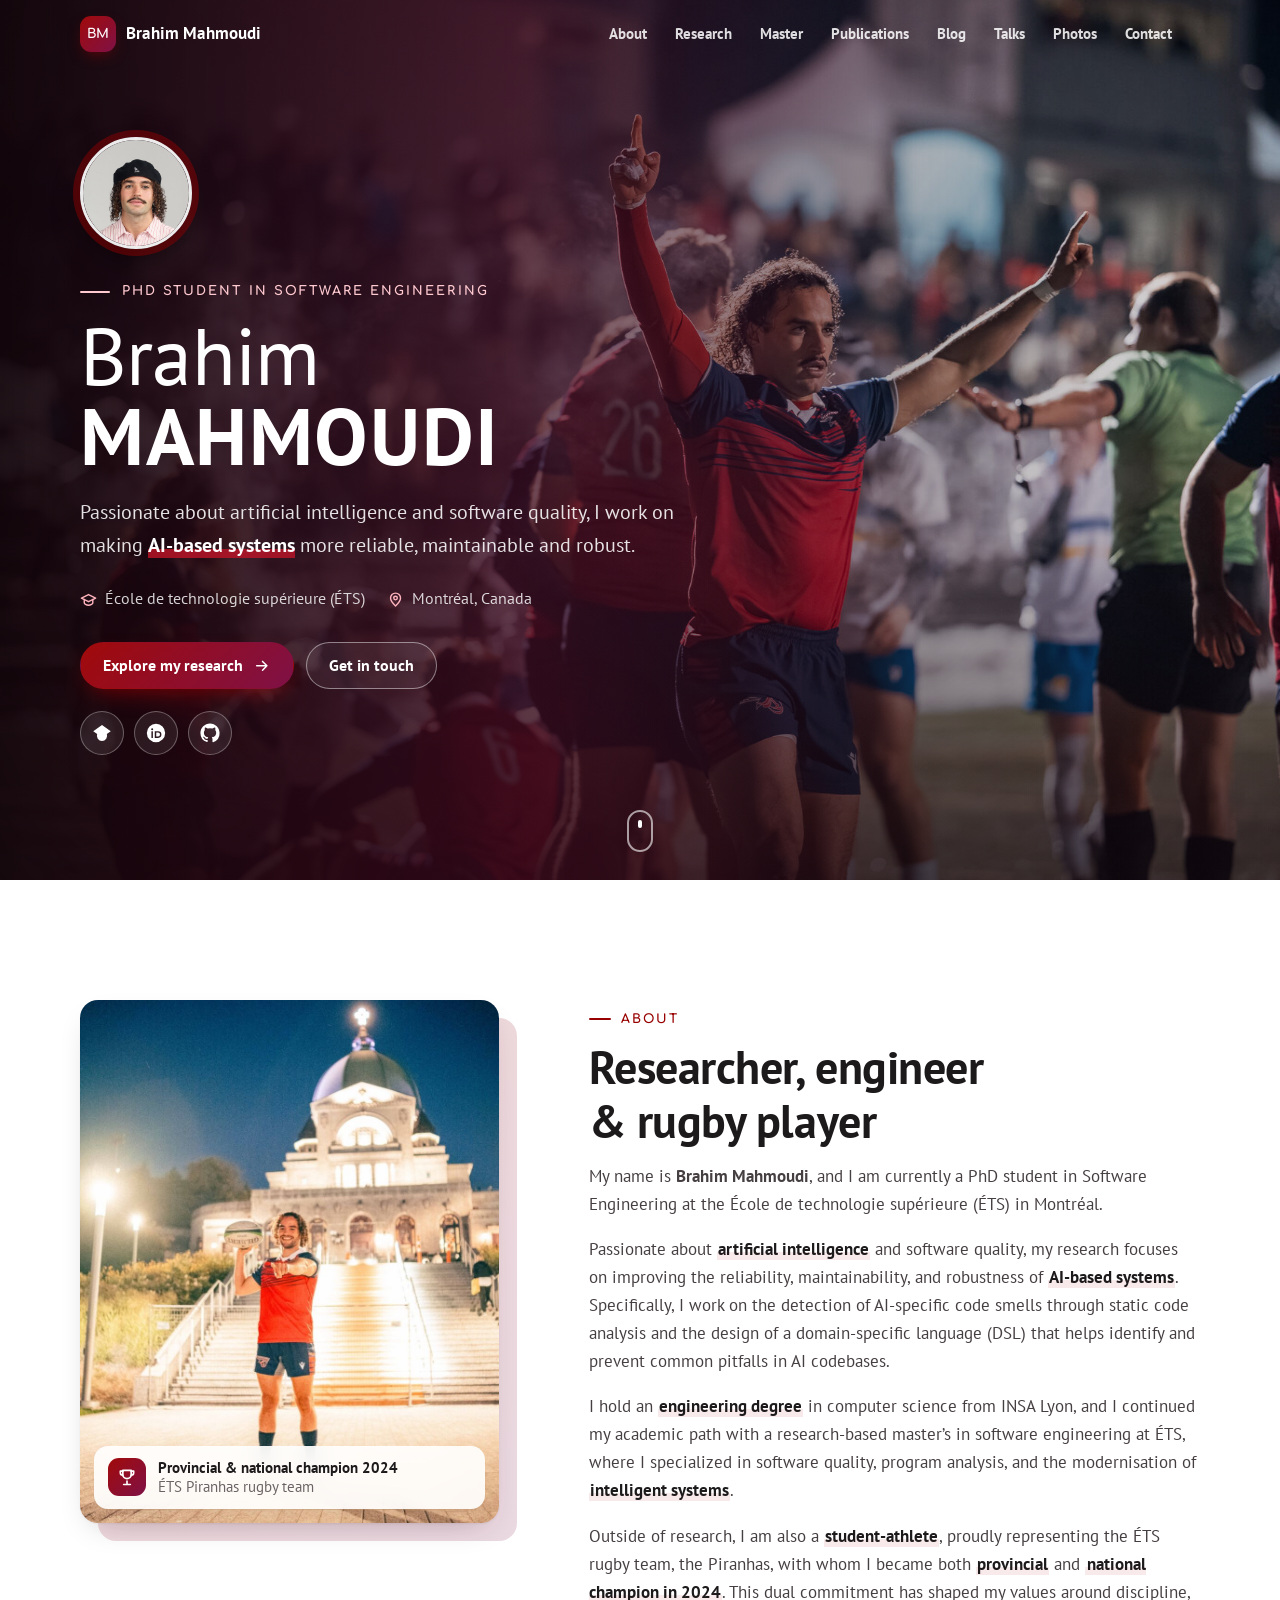
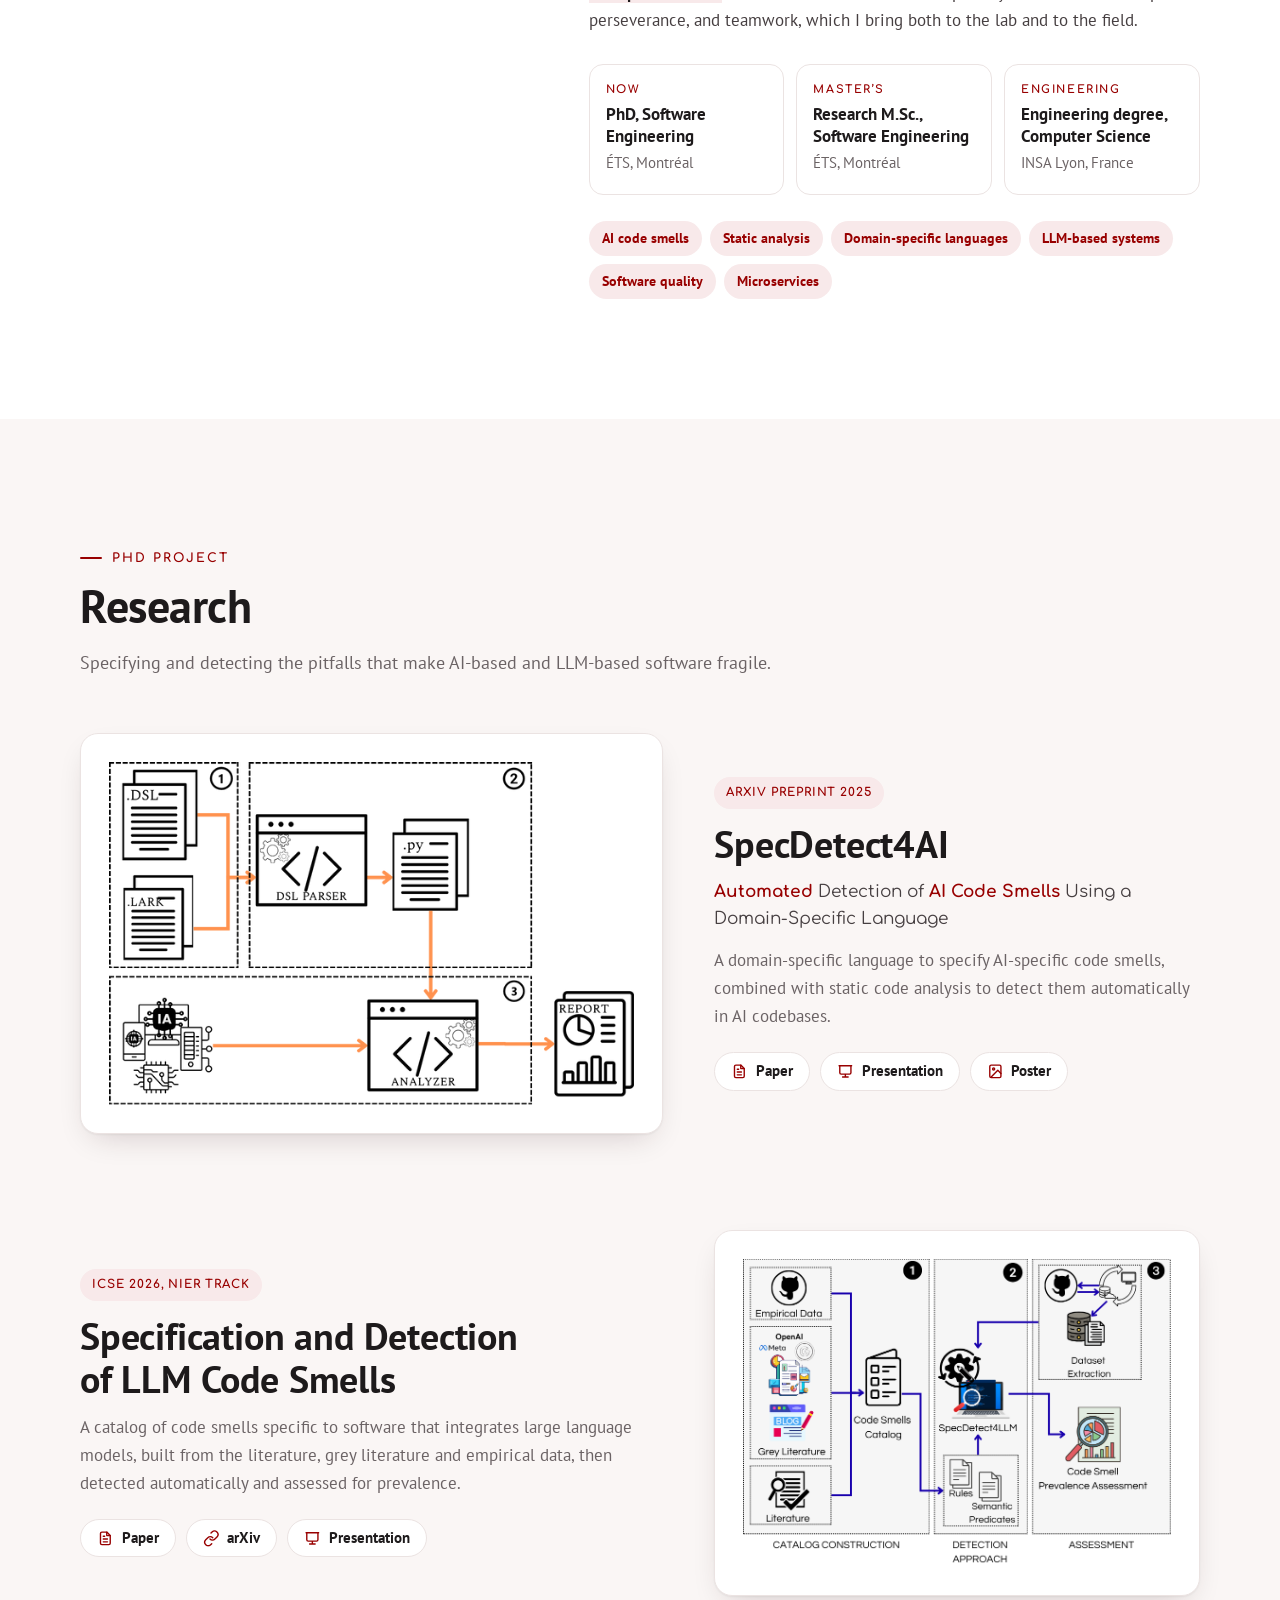
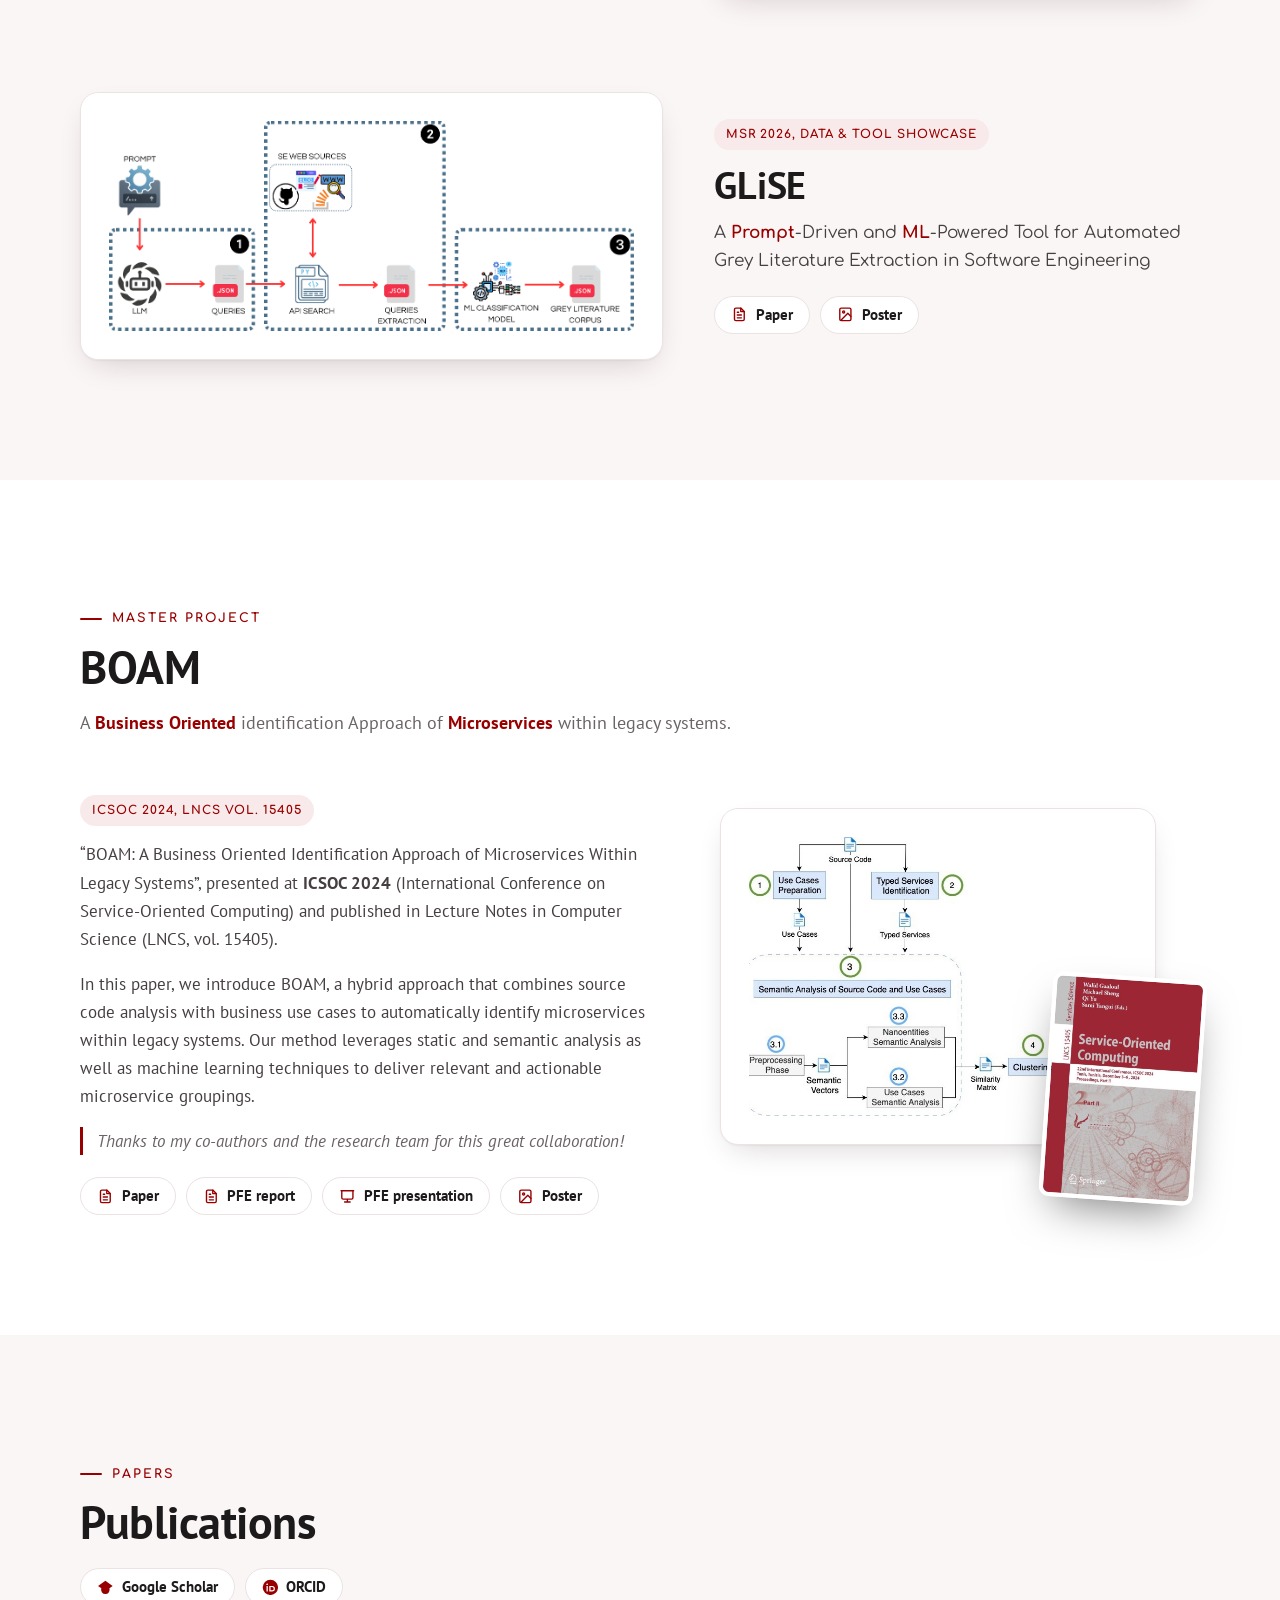
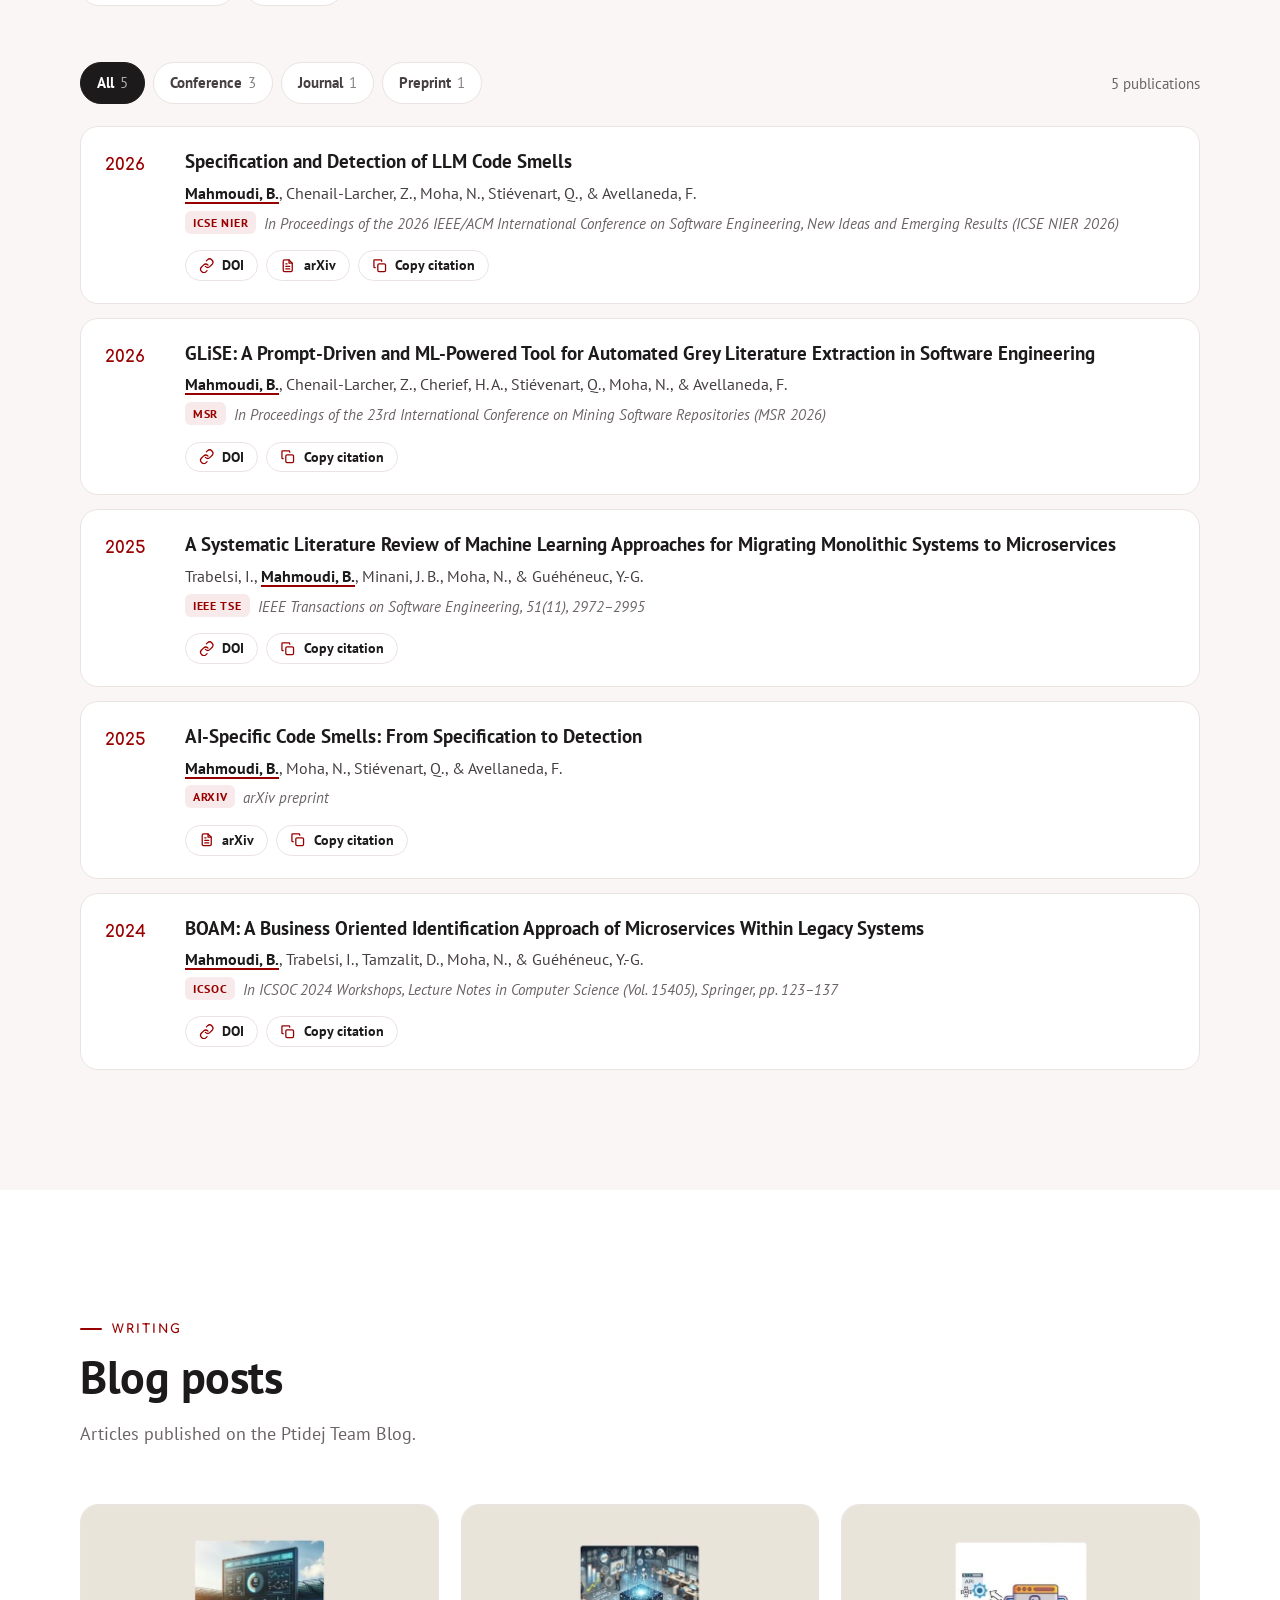
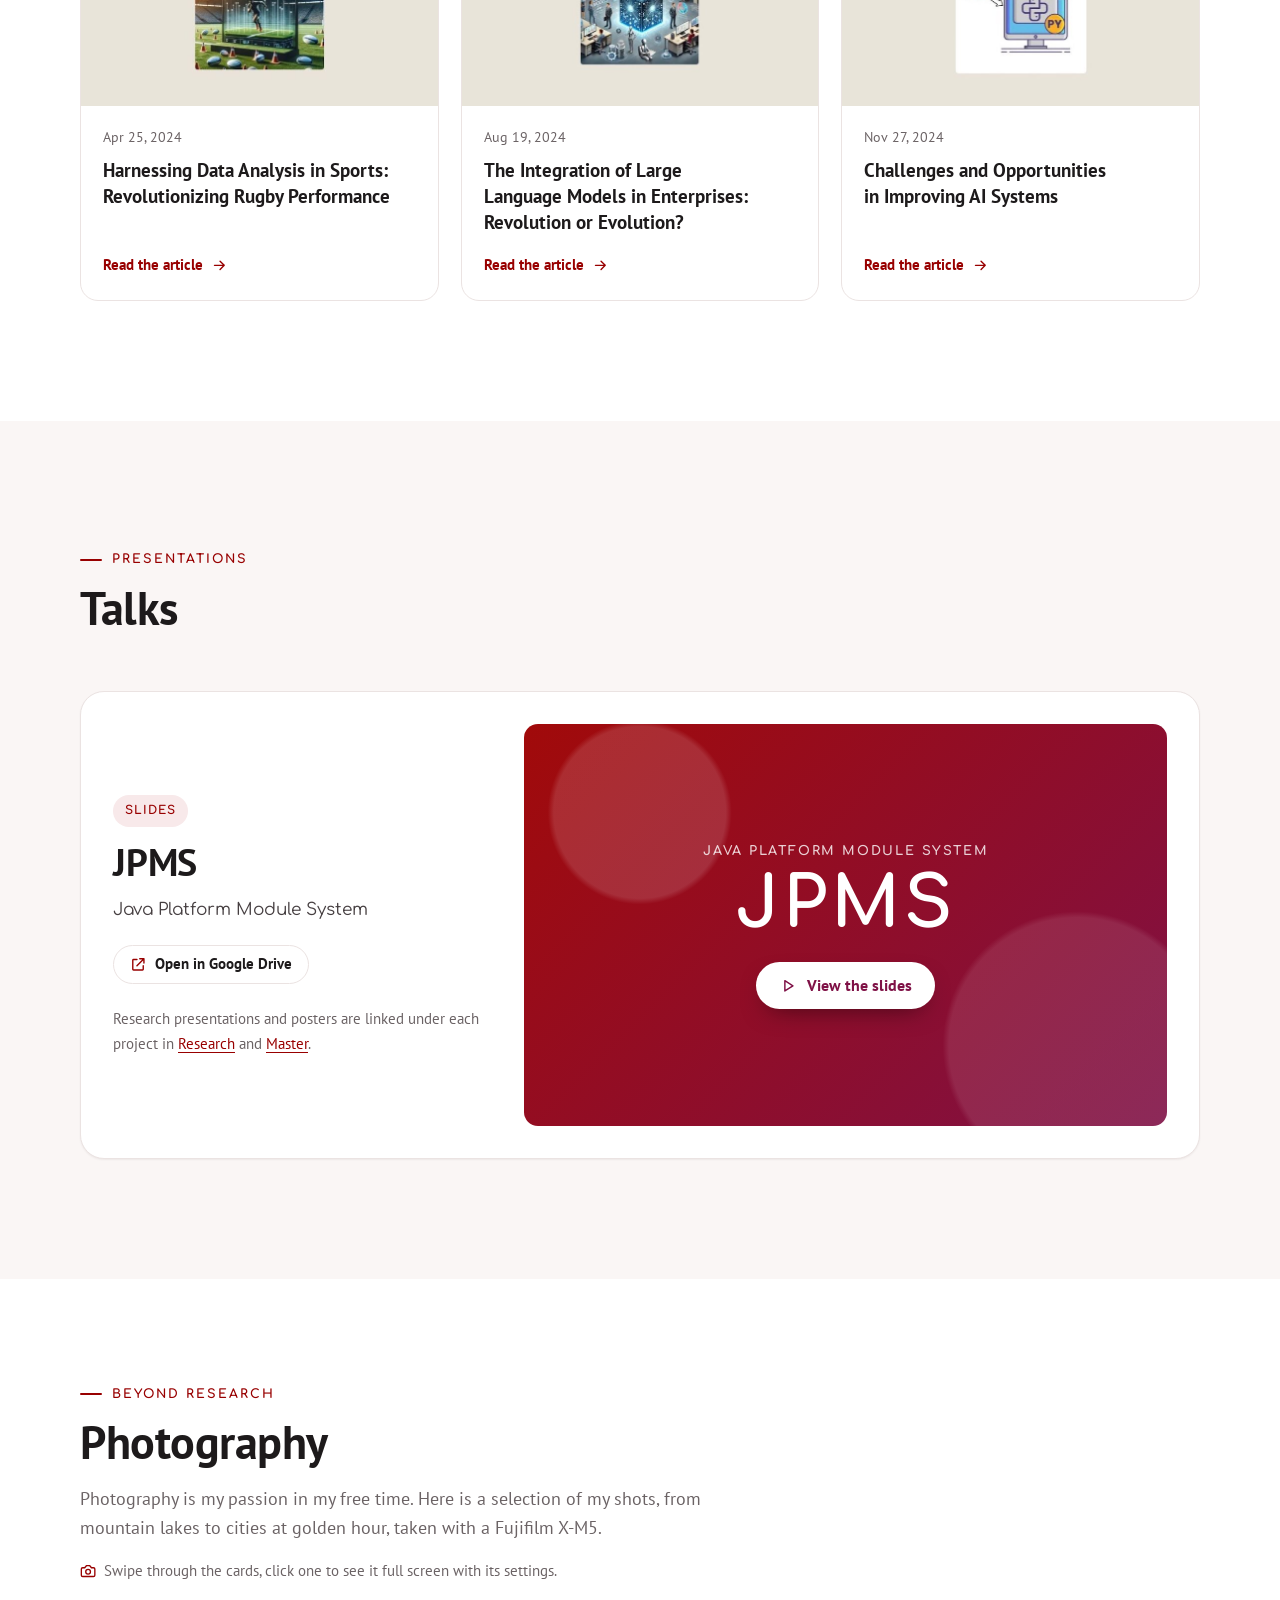
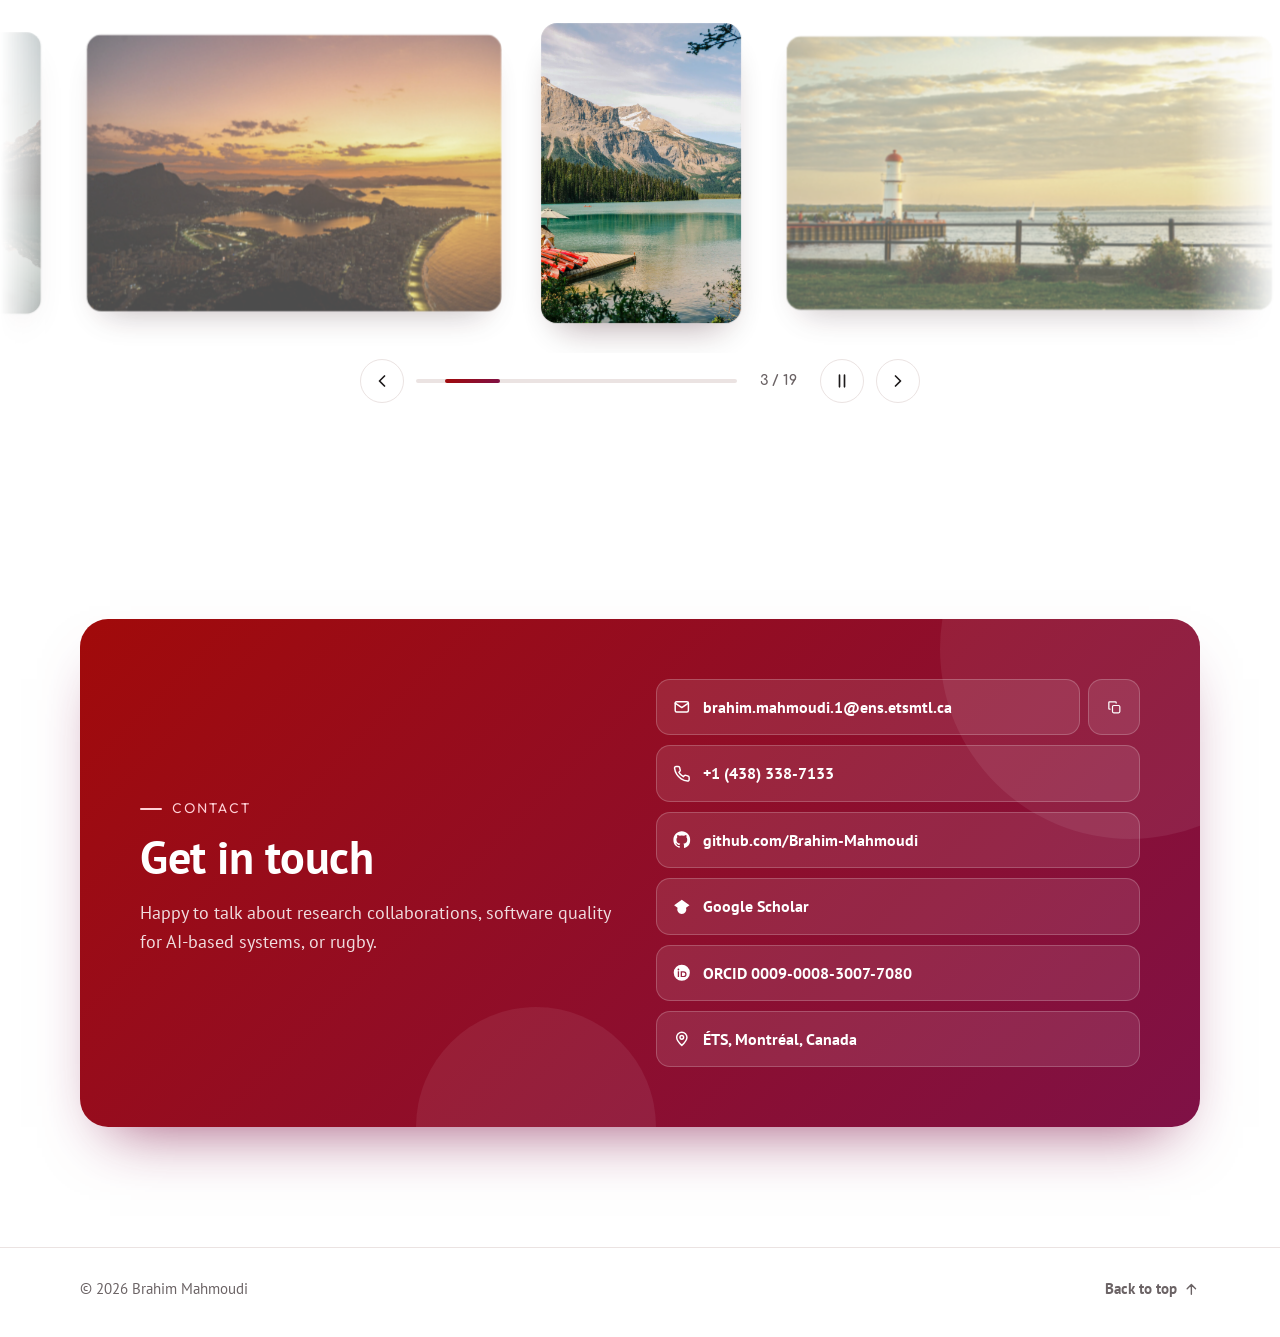
<file: index.html>
<!doctype html>
<html lang="en">
<head>
  <meta charset="utf-8">
  <meta name="viewport" content="width=device-width, initial-scale=1">
  <title>Brahim Mahmoudi | PhD Student in Software Engineering, ÉTS Montréal</title>
  <meta name="description" content="Brahim Mahmoudi is a PhD student in Software Engineering at ÉTS Montréal. His research focuses on AI-specific code smells, static code analysis and domain-specific languages to make AI-based systems more reliable, maintainable and robust.">
  <meta name="author" content="Brahim Mahmoudi">
  <link rel="canonical" href="https://www.brahimmahmoudi.com/">
  <meta name="theme-color" content="#7f1146">

  <!-- Social sharing (LinkedIn, X, Messenger…) -->
  <meta property="og:type" content="profile">
  <meta property="og:site_name" content="Brahim Mahmoudi">
  <meta property="og:title" content="Brahim Mahmoudi | PhD Student in Software Engineering">
  <meta property="og:description" content="Research on AI-specific code smells, static analysis and DSLs for reliable AI-based systems at ÉTS Montréal.">
  <meta property="og:url" content="https://www.brahimmahmoudi.com/">
  <meta property="og:image" content="https://www.brahimmahmoudi.com/assets/img/og-image.jpg">
  <meta property="og:image:width" content="1200">
  <meta property="og:image:height" content="630">
  <meta name="twitter:card" content="summary_large_image">

  <link rel="icon" href="favicon.svg" type="image/svg+xml">
  <link rel="apple-touch-icon" href="assets/img/apple-touch-icon.png">

  <link rel="preconnect" href="https://fonts.googleapis.com">
  <link rel="preconnect" href="https://fonts.gstatic.com" crossorigin>
  <link rel="stylesheet" href="https://fonts.googleapis.com/css2?family=Comfortaa:wght@500;700&family=PT+Sans:ital,wght@0,400;0,700;1,400&display=swap">
  <link rel="stylesheet" href="assets/css/style.css?v=3">

  <!-- Tells the CSS that JavaScript is running (used by the scroll animations) -->
  <script>document.documentElement.classList.add("js");</script>
  <script src="assets/js/main.js?v=2" defer></script>

  <script type="application/ld+json">
  {
    "@context": "https://schema.org",
    "@type": "Person",
    "name": "Brahim Mahmoudi",
    "url": "https://www.brahimmahmoudi.com/",
    "image": "https://www.brahimmahmoudi.com/assets/img/portrait.jpg",
    "jobTitle": "PhD Student in Software Engineering",
    "email": "mailto:brahim.mahmoudi.1@ens.etsmtl.ca",
    "affiliation": {
      "@type": "CollegeOrUniversity",
      "name": "École de technologie supérieure (ÉTS)",
      "address": "Montréal, QC, Canada"
    },
    "alumniOf": [
      { "@type": "CollegeOrUniversity", "name": "INSA Lyon" },
      { "@type": "CollegeOrUniversity", "name": "École de technologie supérieure (ÉTS)" }
    ],
    "knowsAbout": ["Software engineering", "AI code smells", "Static code analysis", "Domain-specific languages", "Large language models", "Microservices"],
    "sameAs": [
      "https://orcid.org/0009-0008-3007-7080",
      "https://scholar.google.com/citations?user=R1dfwmMAAAAJ",
      "https://github.com/Brahim-Mahmoudi"
    ]
  }
  </script>
</head>

<body>
  <a class="skip-link" href="#main">Skip to content</a>

  <!-- Icon set (used with <svg><use href="#i-…"/></svg>) -->
  <svg xmlns="http://www.w3.org/2000/svg" style="display:none">
    <symbol id="i-paper" viewBox="0 0 24 24"><path d="M14 3H7a2 2 0 0 0-2 2v14a2 2 0 0 0 2 2h10a2 2 0 0 0 2-2V8z"/><path d="M14 3v5h5M9 13h6M9 17h6M9 9h2"/></symbol>
    <symbol id="i-slides" viewBox="0 0 24 24"><path d="M3 4h18M4 4v10a2 2 0 0 0 2 2h12a2 2 0 0 0 2-2V4M12 16v4M8 20h8"/></symbol>
    <symbol id="i-poster" viewBox="0 0 24 24"><rect x="4" y="3" width="16" height="18" rx="2"/><circle cx="9.5" cy="8.5" r="1.5"/><path d="m20 15-4.5-4.5L6 20"/></symbol>
    <symbol id="i-link" viewBox="0 0 24 24"><path d="M10 13a5 5 0 0 0 7.07 0l3-3a5 5 0 0 0-7.07-7.07l-1.5 1.5"/><path d="M14 11a5 5 0 0 0-7.07 0l-3 3a5 5 0 0 0 7.07 7.07l1.5-1.5"/></symbol>
    <symbol id="i-external" viewBox="0 0 24 24"><path d="M14 4h6v6M10 14 20 4M19 14v5a1 1 0 0 1-1 1H5a1 1 0 0 1-1-1V6a1 1 0 0 1 1-1h5"/></symbol>
    <symbol id="i-mail" viewBox="0 0 24 24"><rect x="3" y="5" width="18" height="14" rx="2"/><path d="m3 7 9 6 9-6"/></symbol>
    <symbol id="i-phone" viewBox="0 0 24 24"><path d="M22 16.92v3a2 2 0 0 1-2.18 2 19.8 19.8 0 0 1-8.63-3.07 19.5 19.5 0 0 1-6-6A19.8 19.8 0 0 1 2.12 4.18 2 2 0 0 1 4.11 2h3a2 2 0 0 1 2 1.72c.13.96.36 1.9.7 2.81a2 2 0 0 1-.45 2.11L8.09 9.91a16 16 0 0 0 6 6l1.27-1.27a2 2 0 0 1 2.11-.45c.91.34 1.85.57 2.81.7A2 2 0 0 1 22 16.92z"/></symbol>
    <symbol id="i-github" viewBox="0 0 24 24"><path fill="currentColor" stroke="none" d="M12 .5C5.65.5.5 5.65.5 12a11.5 11.5 0 0 0 7.86 10.92c.58.1.79-.25.79-.56v-2c-3.2.7-3.87-1.37-3.87-1.37-.52-1.33-1.28-1.69-1.28-1.69-1.05-.71.08-.7.08-.7 1.16.08 1.77 1.19 1.77 1.19 1.03 1.76 2.7 1.25 3.36.96.1-.75.4-1.25.73-1.54-2.55-.29-5.24-1.28-5.24-5.68 0-1.26.45-2.28 1.19-3.09-.12-.29-.52-1.46.11-3.05 0 0 .97-.31 3.17 1.18a11 11 0 0 1 5.78 0c2.2-1.49 3.17-1.18 3.17-1.18.63 1.59.23 2.76.11 3.05.74.81 1.19 1.83 1.19 3.09 0 4.41-2.69 5.39-5.25 5.67.41.36.78 1.06.78 2.14v3.17c0 .31.21.67.8.56A11.5 11.5 0 0 0 23.5 12C23.5 5.65 18.35.5 12 .5z"/></symbol>
    <symbol id="i-scholar" viewBox="0 0 24 24"><path fill="currentColor" stroke="none" d="M12 2.5 1.5 10l4.7 3.3a6.2 6.2 0 1 0 11.6 0L22.5 10z"/></symbol>
    <symbol id="i-orcid" viewBox="0 0 24 24"><path fill="currentColor" stroke="none" fill-rule="evenodd" d="M12 1a11 11 0 1 0 0 22 11 11 0 0 0 0-22zM7.4 6.3a1.2 1.2 0 1 1 0 2.4 1.2 1.2 0 0 1 0-2.4zM6.5 9.9h1.8v8H6.5zm4 0h4a4 4 0 0 1 0 8h-4zm1.8 1.6v4.8h2.1a2.4 2.4 0 0 0 0-4.8z"/></symbol>
    <symbol id="i-pin" viewBox="0 0 24 24"><path d="M12 21s-7-6.2-7-11a7 7 0 0 1 14 0c0 4.8-7 11-7 11z"/><circle cx="12" cy="10" r="2.5"/></symbol>
    <symbol id="i-cap" viewBox="0 0 24 24"><path d="M22 10 12 5 2 10l10 5 10-5z"/><path d="M6 12v5c0 1.1 2.7 3 6 3s6-1.9 6-3v-5"/></symbol>
    <symbol id="i-trophy" viewBox="0 0 24 24"><path d="M8 21h8M12 17v4M7 4h10v5a5 5 0 0 1-10 0z"/><path d="M17 5h3v2a3 3 0 0 1-3 3M7 5H4v2a3 3 0 0 0 3 3"/></symbol>
    <symbol id="i-menu" viewBox="0 0 24 24"><path d="M4 7h16M4 12h16M4 17h16"/></symbol>
    <symbol id="i-close" viewBox="0 0 24 24"><path d="M6 6l12 12M18 6 6 18"/></symbol>
    <symbol id="i-copy" viewBox="0 0 24 24"><rect x="9" y="9" width="12" height="12" rx="2"/><path d="M5 15H4a1 1 0 0 1-1-1V4a1 1 0 0 1 1-1h10a1 1 0 0 1 1 1v1"/></symbol>
    <symbol id="i-arrow-right" viewBox="0 0 24 24"><path d="M5 12h14M13 6l6 6-6 6"/></symbol>
    <symbol id="i-arrow-up" viewBox="0 0 24 24"><path d="M12 19V5M6 11l6-6 6 6"/></symbol>
    <symbol id="i-expand" viewBox="0 0 24 24"><path d="M15 3h6v6M9 21H3v-6M21 3l-7 7M3 21l7-7"/></symbol>
    <symbol id="i-play" viewBox="0 0 24 24"><path d="M8 5v14l11-7z"/></symbol>
    <symbol id="i-pause" viewBox="0 0 24 24"><path d="M9 5v14M15 5v14"/></symbol>
    <symbol id="i-chevron-left" viewBox="0 0 24 24"><path d="m15 18-6-6 6-6"/></symbol>
    <symbol id="i-chevron-right" viewBox="0 0 24 24"><path d="m9 18 6-6-6-6"/></symbol>
    <symbol id="i-camera" viewBox="0 0 24 24"><path d="M14.5 4h-5L7 7H4a2 2 0 0 0-2 2v9a2 2 0 0 0 2 2h16a2 2 0 0 0 2-2V9a2 2 0 0 0-2-2h-3z"/><circle cx="12" cy="13" r="3.5"/></symbol>
  </svg>

  <!-- ============ HEADER / NAVIGATION ============ -->
  <header class="site-header" data-header>
    <div class="container header-inner">
      <a class="brand" href="#top" aria-label="Brahim Mahmoudi, back to top">
        <span class="brand-mark" aria-hidden="true">BM</span>
        <span class="brand-name">Brahim Mahmoudi</span>
      </a>

      <nav class="site-nav" id="site-nav" aria-label="Main">
        <ul>
          <li><a href="#about">About</a></li>
          <li><a href="#research">Research</a></li>
          <li><a href="#master">Master</a></li>
          <li><a href="#publications">Publications</a></li>
          <li><a href="#blog">Blog</a></li>
          <li><a href="#talks">Talks</a></li>
          <li><a href="#photography">Photos</a></li>
          <li><a href="#contact">Contact</a></li>
        </ul>
      </nav>

      <div class="header-actions">
        <button class="icon-btn nav-toggle" type="button" aria-label="Open menu" aria-expanded="false" aria-controls="site-nav" data-nav-toggle>
          <svg class="icon icon-menu" aria-hidden="true"><use href="#i-menu"/></svg>
          <svg class="icon icon-close" aria-hidden="true"><use href="#i-close"/></svg>
        </button>
      </div>
    </div>
  </header>

  <main id="main">

    <!-- ============ HERO ============ -->
    <section class="hero" id="top" aria-label="Introduction">
      <img class="hero-bg" src="assets/img/hero-rugby.jpg" alt="" width="1800" height="1200" fetchpriority="high">
      <div class="hero-overlay" aria-hidden="true"></div>

      <div class="container">
        <div class="hero-content">
          <img class="hero-avatar" src="assets/img/avatar.jpg?v=2" alt="Portrait of Brahim Mahmoudi" width="320" height="320">
          <p class="eyebrow">PhD Student in Software Engineering</p>
          <h1 class="hero-title"><span>Brahim</span> <span class="last">MAHMOUDI</span></h1>
          <p class="hero-lead">Passionate about artificial intelligence and software quality, I work on making <em>AI-based systems</em> more reliable, maintainable and robust.</p>
          <ul class="hero-meta">
            <li><svg class="icon" aria-hidden="true"><use href="#i-cap"/></svg>École de technologie supérieure (ÉTS)</li>
            <li><svg class="icon" aria-hidden="true"><use href="#i-pin"/></svg>Montréal, Canada</li>
          </ul>
          <div class="hero-cta">
            <a class="btn btn-primary" href="#research">Explore my research <svg class="icon" aria-hidden="true"><use href="#i-arrow-right"/></svg></a>
            <a class="btn btn-ghost" href="#contact">Get in touch</a>
          </div>
          <ul class="hero-profiles" aria-label="Academic profiles">
            <li><a class="profile-btn" href="https://scholar.google.com/citations?user=R1dfwmMAAAAJ" aria-label="Google Scholar" title="Google Scholar"><svg class="icon" aria-hidden="true"><use href="#i-scholar"/></svg></a></li>
            <li><a class="profile-btn" href="https://orcid.org/0009-0008-3007-7080" aria-label="ORCID" title="ORCID"><svg class="icon" aria-hidden="true"><use href="#i-orcid"/></svg></a></li>
            <li><a class="profile-btn" href="https://github.com/Brahim-Mahmoudi" aria-label="GitHub" title="GitHub"><svg class="icon" aria-hidden="true"><use href="#i-github"/></svg></a></li>
          </ul>
        </div>
      </div>

      <a class="scroll-cue" href="#about" aria-label="Scroll to the About section"><span></span></a>
    </section>

    <!-- ============ ABOUT ============ -->
    <section class="section" id="about" aria-labelledby="about-title">
      <div class="container about-grid">
        <figure class="about-photo" data-reveal>
          <img src="assets/img/oratory.jpg" alt="Brahim Mahmoudi in a rugby jersey in front of Saint Joseph's Oratory in Montréal, at night" width="900" height="1271" loading="lazy">
          <figcaption class="badge-float">
            <svg class="icon" aria-hidden="true"><use href="#i-trophy"/></svg>
            <span><strong>Provincial &amp; national champion 2024</strong>ÉTS Piranhas rugby team</span>
          </figcaption>
        </figure>

        <div class="about-body" data-reveal>
          <p class="section-kicker">About</p>
          <h2 class="section-title" id="about-title">Researcher, engineer &amp; rugby player</h2>

          <p>My name is <strong>Brahim Mahmoudi</strong>, and I am currently a PhD student in Software Engineering at the École de technologie supérieure (ÉTS) in Montréal.</p>
          <p>Passionate about <mark>artificial intelligence</mark> and software quality, my research focuses on improving the reliability, maintainability, and robustness of <mark>AI-based systems</mark>. Specifically, I work on the detection of AI-specific code smells through static code analysis and the design of a domain-specific language (DSL) that helps identify and prevent common pitfalls in AI codebases.</p>
          <p>I hold an <mark>engineering degree</mark> in computer science from INSA Lyon, and I continued my academic path with a research-based master’s in software engineering at ÉTS, where I specialized in software quality, program analysis, and the modernisation of <mark>intelligent systems</mark>.</p>
          <p>Outside of research, I am also a <mark>student-athlete</mark>, proudly representing the ÉTS rugby team, the Piranhas, with whom I became both <mark>provincial</mark> and <mark>national champion in 2024</mark>. This dual commitment has shaped my values around discipline, perseverance, and teamwork, which I bring both to the lab and to the field.</p>

          <ul class="facts" data-stagger>
            <li class="fact" data-reveal>
              <span class="fact-label">Now</span>
              <span class="fact-title">PhD, Software Engineering</span>
              <span class="fact-sub">ÉTS, Montréal</span>
            </li>
            <li class="fact" data-reveal>
              <span class="fact-label">Master’s</span>
              <span class="fact-title">Research M.Sc., Software Engineering</span>
              <span class="fact-sub">ÉTS, Montréal</span>
            </li>
            <li class="fact" data-reveal>
              <span class="fact-label">Engineering</span>
              <span class="fact-title">Engineering degree, Computer Science</span>
              <span class="fact-sub">INSA Lyon, France</span>
            </li>
          </ul>

          <ul class="tags" aria-label="Research interests">
            <li class="tag">AI code smells</li>
            <li class="tag">Static analysis</li>
            <li class="tag">Domain-specific languages</li>
            <li class="tag">LLM-based systems</li>
            <li class="tag">Software quality</li>
            <li class="tag">Microservices</li>
          </ul>
        </div>
      </div>
    </section>

    <!-- ============ PhD RESEARCH ============ -->
    <section class="section section-alt" id="research" aria-labelledby="research-title">
      <div class="container">
        <header class="section-head" data-reveal>
          <p class="section-kicker">PhD Project</p>
          <h2 class="section-title" id="research-title">Research</h2>
          <p class="section-sub">Specifying and detecting the pitfalls that make AI-based and LLM-based software fragile.</p>
        </header>

        <div class="projects">
          <!-- Project 1 -->
          <article class="project" data-reveal>
            <a class="project-figure" href="assets/img/specdetect4ai.png" data-lightbox data-caption="SpecDetect4AI: overview of the approach">
              <img src="assets/img/specdetect4ai.png" alt="Overview diagram of the SpecDetect4AI approach" width="618" height="403" loading="lazy">
              <span class="zoom-hint" aria-hidden="true"><svg class="icon"><use href="#i-expand"/></svg></span>
            </a>
            <div class="project-body">
              <p class="project-venue">arXiv preprint 2025</p>
              <h3 class="project-title">SpecDetect4AI</h3>
              <p class="project-tagline"><span class="hi">Automated</span> Detection of <span class="hi">AI Code Smells</span> Using a Domain-Specific Language</p>
              <p class="project-desc">A domain-specific language to specify AI-specific code smells, combined with static code analysis to detect them automatically in AI codebases.</p>
              <ul class="link-row">
                <li><a class="chip-link" href="https://arxiv.org/abs/2509.20491"><svg class="icon" aria-hidden="true"><use href="#i-paper"/></svg>Paper</a></li>
                <li><a class="chip-link" href="https://drive.google.com/file/d/1QoQl3-Vx2KYDngiwVSgU1T45sWSwt_V9/view?usp=share_link"><svg class="icon" aria-hidden="true"><use href="#i-slides"/></svg>Presentation</a></li>
                <li><a class="chip-link" href="https://drive.google.com/file/d/1wU1bRuYtTBNnTmMCCU6vc--pjbeAx_-0/view?usp=share_link"><svg class="icon" aria-hidden="true"><use href="#i-poster"/></svg>Poster</a></li>
              </ul>
            </div>
          </article>

          <!-- Project 2 -->
          <article class="project" data-reveal>
            <a class="project-figure" href="assets/img/llm-code-smells.png" data-lightbox data-caption="Specification and Detection of LLM Code Smells: catalog construction, detection approach and assessment">
              <img src="assets/img/llm-code-smells.png" alt="Diagram: catalog construction, detection approach with SpecDetect4LLM, and assessment of LLM code smells" width="904" height="651" loading="lazy">
              <span class="zoom-hint" aria-hidden="true"><svg class="icon"><use href="#i-expand"/></svg></span>
            </a>
            <div class="project-body">
              <p class="project-venue">ICSE 2026, NIER track</p>
              <h3 class="project-title">Specification and Detection of LLM Code Smells</h3>
              <p class="project-desc">A catalog of code smells specific to software that integrates large language models, built from the literature, grey literature and empirical data, then detected automatically and assessed for prevalence.</p>
              <ul class="link-row">
                <li><a class="chip-link" href="https://conf.researchr.org/details/icse-2026/icse-2026-nier/37/Specification-and-Detection-of-LLM-Code-Smells"><svg class="icon" aria-hidden="true"><use href="#i-paper"/></svg>Paper</a></li>
                <li><a class="chip-link" href="https://arxiv.org/abs/2512.18020"><svg class="icon" aria-hidden="true"><use href="#i-link"/></svg>arXiv</a></li>
                <li><a class="chip-link" href="https://drive.google.com/file/d/1UweajBNNGjilzs7_asqDpfh-zaoTVgUh/view?usp=sharing"><svg class="icon" aria-hidden="true"><use href="#i-slides"/></svg>Presentation</a></li>
              </ul>
            </div>
          </article>

          <!-- Project 3 -->
          <article class="project" data-reveal>
            <a class="project-figure" href="assets/img/glise.png" data-lightbox data-caption="GLiSE: from a prompt to a grey literature corpus">
              <img src="assets/img/glise.png" alt="GLiSE pipeline: prompt, LLM-generated queries, web search, extraction, ML classification, grey literature corpus" width="1205" height="482" loading="lazy">
              <span class="zoom-hint" aria-hidden="true"><svg class="icon"><use href="#i-expand"/></svg></span>
            </a>
            <div class="project-body">
              <p class="project-venue">MSR 2026, Data &amp; Tool Showcase</p>
              <h3 class="project-title">GLiSE</h3>
              <p class="project-tagline">A <span class="hi">Prompt</span>-Driven and <span class="hi">ML</span>-Powered Tool for Automated Grey Literature Extraction in Software Engineering</p>
              <ul class="link-row">
                <li><a class="chip-link" href="https://2026.msrconf.org/details/msr-2026-data-and-tool-showcase-track/1/GLiSE-A-Prompt-Driven-and-ML-Powered-Tool-for-Automated-Grey-Literature-Extraction-i"><svg class="icon" aria-hidden="true"><use href="#i-paper"/></svg>Paper</a></li>
                <li><a class="chip-link" href="https://drive.google.com/file/d/1CyGa4SiNaqwOXs2TG8a_Dp5dNc29EY6B/view?usp=share_link"><svg class="icon" aria-hidden="true"><use href="#i-poster"/></svg>Poster</a></li>
              </ul>
            </div>
          </article>
        </div>
      </div>
    </section>

    <!-- ============ MASTER PROJECT ============ -->
    <section class="section" id="master" aria-labelledby="master-title">
      <div class="container">
        <header class="section-head" data-reveal>
          <p class="section-kicker">Master Project</p>
          <h2 class="section-title" id="master-title">BOAM</h2>
          <p class="section-sub">A <span class="hi">Business Oriented</span> identification Approach of <span class="hi">Microservices</span> within legacy systems.</p>
        </header>

        <div class="feature">
          <div class="feature-body" data-reveal>
            <p class="project-venue">ICSOC 2024, LNCS vol. 15405</p>
            <p>“BOAM: A Business Oriented Identification Approach of Microservices Within Legacy Systems”, presented at <strong>ICSOC 2024</strong> (International Conference on Service-Oriented Computing) and published in Lecture Notes in Computer Science (LNCS, vol. 15405).</p>
            <p>In this paper, we introduce BOAM, a hybrid approach that combines source code analysis with business use cases to automatically identify microservices within legacy systems. Our method leverages static and semantic analysis as well as machine learning techniques to deliver relevant and actionable microservice groupings.</p>
            <p class="note">Thanks to my co-authors and the research team for this great collaboration!</p>
            <ul class="link-row">
              <li><a class="chip-link" href="https://link.springer.com/chapter/10.1007/978-981-96-0808-9_10"><svg class="icon" aria-hidden="true"><use href="#i-paper"/></svg>Paper</a></li>
              <li><a class="chip-link" href="https://drive.google.com/file/d/1_L8Vce1R81KOAEZJBtbsv7tUNWtve8T-/view?usp=share_link"><svg class="icon" aria-hidden="true"><use href="#i-paper"/></svg>PFE report</a></li>
              <li><a class="chip-link" href="https://drive.google.com/file/d/1RpBAkBa_u63F2IwQtL99QY4N2AlgU_hh/view?usp=sharing"><svg class="icon" aria-hidden="true"><use href="#i-slides"/></svg>PFE presentation</a></li>
              <li><a class="chip-link" href="https://drive.google.com/file/d/1LuD3GzkwymV9qj_KykHXbTJ30FJu2q_e/view?usp=share_link"><svg class="icon" aria-hidden="true"><use href="#i-poster"/></svg>Poster</a></li>
            </ul>
          </div>

          <div class="feature-media" data-reveal>
            <a class="project-figure" href="assets/img/boam-1.jpg" data-lightbox data-caption="BOAM: overview of the approach">
              <img src="assets/img/boam-1.jpg" alt="BOAM approach: use cases preparation, typed services identification, semantic analysis of source code and use cases, clustering into business-oriented microservices" width="726" height="537" loading="lazy">
              <span class="zoom-hint" aria-hidden="true"><svg class="icon"><use href="#i-expand"/></svg></span>
            </a>
            <img class="feature-cover" src="assets/img/boam-2.jpg" alt="Cover of the ICSOC 2024 proceedings, Service-Oriented Computing, LNCS 15405" width="566" height="844" loading="lazy">
          </div>
        </div>
      </div>
    </section>

    <!-- ============ PUBLICATIONS ============ -->
    <section class="section section-alt" id="publications" aria-labelledby="publications-title">
      <div class="container">
        <header class="section-head" data-reveal>
          <p class="section-kicker">Papers</p>
          <h2 class="section-title" id="publications-title">Publications</h2>
          <ul class="link-row pub-profiles">
            <li><a class="chip-link" href="https://scholar.google.com/citations?user=R1dfwmMAAAAJ"><svg class="icon" aria-hidden="true"><use href="#i-scholar"/></svg>Google Scholar</a></li>
            <li><a class="chip-link" href="https://orcid.org/0009-0008-3007-7080"><svg class="icon" aria-hidden="true"><use href="#i-orcid"/></svg>ORCID</a></li>
          </ul>
        </header>

        <div class="pub-toolbar" data-reveal>
          <div class="filters" role="group" aria-label="Filter publications by type">
            <button class="filter" type="button" data-filter="all" aria-pressed="true">All <span class="count"></span></button>
            <button class="filter" type="button" data-filter="conference" aria-pressed="false">Conference <span class="count"></span></button>
            <button class="filter" type="button" data-filter="journal" aria-pressed="false">Journal <span class="count"></span></button>
            <button class="filter" type="button" data-filter="preprint" aria-pressed="false">Preprint <span class="count"></span></button>
          </div>
          <p class="pub-count" aria-live="polite" data-pub-count></p>
        </div>

        <!--
          To add a publication: copy one <li class="pub"> … </li> block, paste it at the top of the list and edit it.
          data-type = "conference" | "journal" | "preprint" (used by the filter buttons).
          The "Copy citation" button builds the APA citation from the authors, year, title, venue and the first link.
        -->
        <ol class="pub-list">
          <li class="pub" data-type="conference">
            <p class="pub-year">2026</p>
            <div class="pub-main">
              <h3 class="pub-title">Specification and Detection of LLM Code Smells</h3>
              <p class="pub-authors"><b>Mahmoudi, B.</b>, Chenail-Larcher, Z., Moha, N., Stiévenart, Q., &amp; Avellaneda, F.</p>
              <p class="pub-venue"><span class="pub-badge">ICSE NIER</span><span data-venue>In Proceedings of the 2026 IEEE/ACM International Conference on Software Engineering, New Ideas and Emerging Results (ICSE NIER 2026)</span></p>
              <div class="pub-actions">
                <a class="chip-link" href="https://doi.org/10.1145/3786582.3786835" data-cite-link><svg class="icon" aria-hidden="true"><use href="#i-link"/></svg>DOI</a>
                <a class="chip-link" href="https://arxiv.org/abs/2512.18020"><svg class="icon" aria-hidden="true"><use href="#i-paper"/></svg>arXiv</a>
                <button class="chip-link" type="button" data-cite><svg class="icon" aria-hidden="true"><use href="#i-copy"/></svg>Copy citation</button>
              </div>
            </div>
          </li>

          <li class="pub" data-type="conference">
            <p class="pub-year">2026</p>
            <div class="pub-main">
              <h3 class="pub-title">GLiSE: A Prompt-Driven and ML-Powered Tool for Automated Grey Literature Extraction in Software Engineering</h3>
              <p class="pub-authors"><b>Mahmoudi, B.</b>, Chenail-Larcher, Z., Cherief, H. A., Stiévenart, Q., Moha, N., &amp; Avellaneda, F.</p>
              <p class="pub-venue"><span class="pub-badge">MSR</span><span data-venue>In Proceedings of the 23rd International Conference on Mining Software Repositories (MSR 2026)</span></p>
              <div class="pub-actions">
                <a class="chip-link" href="https://doi.org/10.1145/3793302.3793304" data-cite-link><svg class="icon" aria-hidden="true"><use href="#i-link"/></svg>DOI</a>
                <button class="chip-link" type="button" data-cite><svg class="icon" aria-hidden="true"><use href="#i-copy"/></svg>Copy citation</button>
              </div>
            </div>
          </li>

          <li class="pub" data-type="journal">
            <p class="pub-year">2025</p>
            <div class="pub-main">
              <h3 class="pub-title">A Systematic Literature Review of Machine Learning Approaches for Migrating Monolithic Systems to Microservices</h3>
              <p class="pub-authors">Trabelsi, I., <b>Mahmoudi, B.</b>, Minani, J. B., Moha, N., &amp; Guéhéneuc, Y.-G.</p>
              <p class="pub-venue"><span class="pub-badge">IEEE TSE</span><span data-venue>IEEE Transactions on Software Engineering, 51(11), 2972–2995</span></p>
              <div class="pub-actions">
                <a class="chip-link" href="https://doi.org/10.1109/TSE.2025.3603897" data-cite-link><svg class="icon" aria-hidden="true"><use href="#i-link"/></svg>DOI</a>
                <button class="chip-link" type="button" data-cite><svg class="icon" aria-hidden="true"><use href="#i-copy"/></svg>Copy citation</button>
              </div>
            </div>
          </li>

          <li class="pub" data-type="preprint">
            <p class="pub-year">2025</p>
            <div class="pub-main">
              <h3 class="pub-title">AI-Specific Code Smells: From Specification to Detection</h3>
              <p class="pub-authors"><b>Mahmoudi, B.</b>, Moha, N., Stiévenart, Q., &amp; Avellaneda, F.</p>
              <p class="pub-venue"><span class="pub-badge">arXiv</span><span data-venue>arXiv preprint</span></p>
              <div class="pub-actions">
                <a class="chip-link" href="https://arxiv.org/abs/2509.20491" data-cite-link><svg class="icon" aria-hidden="true"><use href="#i-paper"/></svg>arXiv</a>
                <button class="chip-link" type="button" data-cite><svg class="icon" aria-hidden="true"><use href="#i-copy"/></svg>Copy citation</button>
              </div>
            </div>
          </li>

          <li class="pub" data-type="conference">
            <p class="pub-year">2024</p>
            <div class="pub-main">
              <h3 class="pub-title">BOAM: A Business Oriented Identification Approach of Microservices Within Legacy Systems</h3>
              <p class="pub-authors"><b>Mahmoudi, B.</b>, Trabelsi, I., Tamzalit, D., Moha, N., &amp; Guéhéneuc, Y.-G.</p>
              <p class="pub-venue"><span class="pub-badge">ICSOC</span><span data-venue>In ICSOC 2024 Workshops, Lecture Notes in Computer Science (Vol. 15405), Springer, pp. 123–137</span></p>
              <div class="pub-actions">
                <a class="chip-link" href="https://doi.org/10.1007/978-981-96-0808-9_10" data-cite-link><svg class="icon" aria-hidden="true"><use href="#i-link"/></svg>DOI</a>
                <button class="chip-link" type="button" data-cite><svg class="icon" aria-hidden="true"><use href="#i-copy"/></svg>Copy citation</button>
              </div>
            </div>
          </li>
        </ol>
      </div>
    </section>

    <!-- ============ BLOG ============ -->
    <section class="section" id="blog" aria-labelledby="blog-title">
      <div class="container">
        <header class="section-head" data-reveal>
          <p class="section-kicker">Writing</p>
          <h2 class="section-title" id="blog-title">Blog posts</h2>
          <p class="section-sub">Articles published on the Ptidej Team Blog.</p>
        </header>

        <div class="cards" data-stagger>
          <article class="post-card" data-reveal>
            <a class="post-link" href="https://blog.ptidej.net/harnessing-data-analysis-in-sports-revolutionizing-rugby-performance/">
              <div class="post-cover"><img src="assets/img/blog-rugby-data.jpg" alt="" width="720" height="405" loading="lazy"></div>
              <div class="post-body">
                <p class="post-meta"><time datetime="2024-04-25">Apr 25, 2024</time></p>
                <h3 class="post-title">Harnessing Data Analysis in Sports: Revolutionizing Rugby Performance</h3>
                <span class="post-more">Read the article <svg class="icon" aria-hidden="true"><use href="#i-arrow-right"/></svg></span>
              </div>
            </a>
          </article>

          <article class="post-card" data-reveal>
            <a class="post-link" href="https://www.ptidej.net/blog/the-integration-of-large-language-models-in-enterprises-revolution-or-evolution/">
              <div class="post-cover"><img src="assets/img/blog-llm-enterprise.jpg" alt="" width="720" height="405" loading="lazy"></div>
              <div class="post-body">
                <p class="post-meta"><time datetime="2024-08-19">Aug 19, 2024</time></p>
                <h3 class="post-title">The Integration of Large Language Models in Enterprises: Revolution or Evolution?</h3>
                <span class="post-more">Read the article <svg class="icon" aria-hidden="true"><use href="#i-arrow-right"/></svg></span>
              </div>
            </a>
          </article>

          <article class="post-card" data-reveal>
            <a class="post-link" href="https://blog.ptidej.net/challenges-and-opportunities-in-improving-ai-systems/">
              <div class="post-cover"><img src="assets/img/blog-ai-systems.jpg" alt="" width="720" height="405" loading="lazy"></div>
              <div class="post-body">
                <p class="post-meta"><time datetime="2024-11-27">Nov 27, 2024</time></p>
                <h3 class="post-title">Challenges and Opportunities in Improving AI Systems</h3>
                <span class="post-more">Read the article <svg class="icon" aria-hidden="true"><use href="#i-arrow-right"/></svg></span>
              </div>
            </a>
          </article>
        </div>
      </div>
    </section>

    <!-- ============ TALKS ============ -->
    <section class="section section-alt" id="talks" aria-labelledby="talks-title">
      <div class="container">
        <header class="section-head" data-reveal>
          <p class="section-kicker">Presentations</p>
          <h2 class="section-title" id="talks-title">Talks</h2>
        </header>

        <article class="talk" data-reveal>
          <div class="talk-info">
            <p class="project-venue">Slides</p>
            <h3 class="project-title">JPMS</h3>
            <p class="project-tagline">Java Platform Module System</p>
            <ul class="link-row">
              <li><a class="chip-link" href="https://drive.google.com/file/d/1LTNCGnOXn28PzlfGfCjxhvCLjQ2M2GCa/view"><svg class="icon" aria-hidden="true"><use href="#i-external"/></svg>Open in Google Drive</a></li>
            </ul>
            <p class="talk-more">Research presentations and posters are linked under each project in <a href="#research">Research</a> and <a href="#master">Master</a>.</p>
          </div>

          <!-- The Drive viewer only loads when the visitor clicks (keeps the page fast). -->
          <div class="embed" data-embed="https://drive.google.com/file/d/1LTNCGnOXn28PzlfGfCjxhvCLjQ2M2GCa/preview" data-embed-title="JPMS (Java Platform Module System) slides">
            <div class="embed-poster">
              <p class="embed-kicker">Java Platform Module System</p>
              <p class="embed-big">JPMS</p>
              <button class="btn btn-light" type="button" data-embed-load><svg class="icon" aria-hidden="true"><use href="#i-play"/></svg>View the slides</button>
            </div>
          </div>
        </article>
      </div>
    </section>

    <!-- ============ PHOTOGRAPHY ============ -->
    <section class="section section-photos" id="photography" aria-labelledby="photography-title">
      <div class="container">
        <header class="section-head" data-reveal>
          <p class="section-kicker">Beyond research</p>
          <h2 class="section-title" id="photography-title">Photography</h2>
          <p class="section-sub">Photography is my passion in my free time. Here is a selection of my shots, from mountain lakes to cities at golden hour, taken with a Fujifilm X-M5.</p>
          <p class="gallery-hint"><svg class="icon" aria-hidden="true"><use href="#i-camera"/></svg>Swipe through the cards, click one to see it full screen with its settings.</p>
        </header>

        <!--
          To add a photo: put the original in the Photos folder (that folder is never published), then run
            tools/add-photo.sh Photos/DSCF1234.jpg "Short description of the photo"
          and paste the printed <a class="photo"> block where you want it in the gallery below.
          The cards scroll in the order of the blocks below.
        -->
      </div>

      <div class="carousel">
        <div class="carousel-track" data-gallery tabindex="0" role="region" aria-label="Photo carousel, scroll horizontally">
          <a class="photo" href="assets/img/photos/full/dscf6942.jpg" style="--ar: 0.667">
            <img src="assets/img/photos/thumb/dscf6942.jpg" alt="Mountain lake reflecting the peaks and clouds at dusk" width="667" height="1000" loading="lazy" decoding="async">
            <span class="photo-meta"><span class="lens">XF 18-55mm</span><span>18 mm</span><span>f/3.6</span><span>1/400 s</span><span>ISO 800</span><span class="date">June 2025</span></span>
          </a>
          <a class="photo" href="assets/img/photos/full/dscf2187.jpg" style="--ar: 1.499">
            <img src="assets/img/photos/thumb/dscf2187.jpg" alt="Orange sunset over a coastal city, a lagoon and mountains" width="1000" height="667" loading="lazy" decoding="async">
            <span class="photo-meta"><span class="lens">XF 18-55mm</span><span>18 mm</span><span>f/2.8</span><span>1/30 s</span><span>ISO 800</span><span class="date">April 2026</span></span>
          </a>
          <a class="photo" href="assets/img/photos/full/dscf7053.jpg" style="--ar: 0.667">
            <img src="assets/img/photos/thumb/dscf7053.jpg" alt="Red canoes on a dock by a turquoise mountain lake" width="667" height="1000" loading="lazy" decoding="async">
            <span class="photo-meta"><span class="lens">XF 18-55mm</span><span>28 mm</span><span>f/3.2</span><span>1/800 s</span><span>ISO 160</span><span class="date">June 2025</span></span>
          </a>
          <a class="photo" href="assets/img/photos/full/dscf0009.jpg" style="--ar: 1.776">
            <img src="assets/img/photos/thumb/dscf0009.jpg" alt="Lighthouse at the end of a pier under a golden sunset sky" width="1000" height="563" loading="lazy" decoding="async">
            <span class="photo-meta"><span class="lens">XF 18-55mm</span><span>34 mm</span><span>f/8</span><span>1/60 s</span><span>ISO 250</span><span class="date">August 2026</span></span>
          </a>
          <a class="photo" href="assets/img/photos/full/dscf2002.jpg" style="--ar: 0.667">
            <img src="assets/img/photos/thumb/dscf2002.jpg" alt="Hillside houses below a rocky peak and a deep blue sky" width="667" height="1000" loading="lazy" decoding="async">
            <span class="photo-meta"><span class="lens">XF 10-24mm</span><span>10 mm</span><span>f/4</span><span>1/2500 s</span><span>ISO 640</span><span class="date">April 2026</span></span>
          </a>
          <a class="photo" href="assets/img/photos/full/dscf2146.jpg" style="--ar: 1.499">
            <img src="assets/img/photos/thumb/dscf2146.jpg" alt="Green peninsula and beaches along a turquoise ocean, seen from above" width="1000" height="667" loading="lazy" decoding="async">
            <span class="photo-meta"><span class="lens">XF 18-55mm</span><span>19 mm</span><span>f/4</span><span>1/640 s</span><span>ISO 250</span><span class="date">April 2026</span></span>
          </a>
          <a class="photo" href="assets/img/photos/full/dscf6663.jpg" style="--ar: 0.667">
            <img src="assets/img/photos/thumb/dscf6663.jpg" alt="Snowy mountain above a turquoise lake and a pine forest" width="667" height="1000" loading="lazy" decoding="async">
            <span class="photo-meta"><span class="lens">XF 18-55mm</span><span>36 mm</span><span>f/4</span><span>1/5000 s</span><span>ISO 800</span><span class="date">June 2025</span></span>
          </a>
          <a class="photo" href="assets/img/photos/full/cycling-race-riders.jpg" style="--ar: 0.543">
            <img src="assets/img/photos/thumb/cycling-race-riders.jpg" alt="Cyclists racing uphill on a road through the forest" width="543" height="1000" loading="lazy" decoding="async">
          </a>
          <a class="photo" href="assets/img/photos/full/dscf2000.jpg" style="--ar: 1.499">
            <img src="assets/img/photos/thumb/dscf2000.jpg" alt="Turquoise bay and a tall hotel seen through tropical trees" width="1000" height="667" loading="lazy" decoding="async">
            <span class="photo-meta"><span class="lens">XF 10-24mm</span><span>10 mm</span><span>f/4</span><span>1/2500 s</span><span>ISO 640</span><span class="date">April 2026</span></span>
          </a>
          <a class="photo" href="assets/img/photos/full/dscf8854.jpg" style="--ar: 0.667">
            <img src="assets/img/photos/thumb/dscf8854.jpg" alt="Lifeguard tower on a beach at sunset" width="667" height="1000" loading="lazy" decoding="async">
            <span class="photo-meta"><span class="lens">18-55mm</span><span>37 mm</span><span>f/4</span><span>1/800 s</span><span>ISO 320</span><span class="date">August 2025</span></span>
          </a>
          <a class="photo" href="assets/img/photos/full/dscf3473.jpg" style="--ar: 1.499">
            <img src="assets/img/photos/thumb/dscf3473.jpg" alt="Ferris wheel and city skyline at sunset" width="1000" height="667" loading="lazy" decoding="async">
            <span class="photo-meta"><span class="lens">XF 18-55mm</span><span>32 mm</span><span>f/3.6</span><span>1/1250 s</span><span>ISO 320</span><span class="date">April 2025</span></span>
          </a>
          <a class="photo" href="assets/img/photos/full/dscf7060.jpg" style="--ar: 0.701">
            <img src="assets/img/photos/thumb/dscf7060.jpg" alt="Canoe on an emerald lake below forested mountains" width="701" height="1000" loading="lazy" decoding="async">
            <span class="photo-meta"><span class="lens">XF 18-55mm</span><span>29 mm</span><span>f/3.2</span><span>1/1600 s</span><span>ISO 200</span><span class="date">June 2025</span></span>
          </a>
          <a class="photo" href="assets/img/photos/full/dscf0010.jpg" style="--ar: 1.776">
            <img src="assets/img/photos/thumb/dscf0010.jpg" alt="Sun setting over calm water next to a small lighthouse" width="1000" height="563" loading="lazy" decoding="async">
            <span class="photo-meta"><span class="lens">XF 18-55mm</span><span>18 mm</span><span>f/8</span><span>1/80 s</span><span>ISO 250</span><span class="date">August 2026</span></span>
          </a>
          <a class="photo" href="assets/img/photos/full/dscf2198.jpg" style="--ar: 0.667">
            <img src="assets/img/photos/thumb/dscf2198.jpg" alt="Sun setting behind mountains above a seaside city" width="667" height="1000" loading="lazy" decoding="async">
            <span class="photo-meta"><span class="lens">XF 18-55mm</span><span>55 mm</span><span>f/4</span><span>1/2000 s</span><span>ISO 320</span><span class="date">April 2026</span></span>
          </a>
          <a class="photo" href="assets/img/photos/full/dscf2138.jpg" style="--ar: 1.499">
            <img src="assets/img/photos/thumb/dscf2138.jpg" alt="City and bay between mountains, backlit by the afternoon sun" width="1000" height="667" loading="lazy" decoding="async">
            <span class="photo-meta"><span class="lens">XF 10-24mm</span><span>24 mm</span><span>f/4</span><span>1/1600 s</span><span>ISO 250</span><span class="date">April 2026</span></span>
          </a>
          <a class="photo" href="assets/img/photos/full/cycling-race-crowd.jpg" style="--ar: 0.550">
            <img src="assets/img/photos/thumb/cycling-race-crowd.jpg" alt="Crowd lining a curved road during a cycling race" width="550" height="1000" loading="lazy" decoding="async">
          </a>
          <a class="photo" href="assets/img/photos/full/dscf8102.jpg" style="--ar: 0.667">
            <img src="assets/img/photos/thumb/dscf8102.jpg" alt="Surfer walking on the beach with a board under a hazy sky" width="667" height="1000" loading="lazy" decoding="async">
            <span class="photo-meta"><span class="lens">18-55mm</span><span>55 mm</span><span>f/4</span><span>1/12800 s</span><span>ISO 3200</span><span class="date">June 2025</span></span>
          </a>
          <a class="photo" href="assets/img/photos/full/dscf3604.jpg" style="--ar: 1.499">
            <img src="assets/img/photos/thumb/dscf3604.jpg" alt="People relaxing on the grass near a Ferris wheel at golden hour" width="1000" height="667" loading="lazy" decoding="async">
            <span class="photo-meta"><span class="lens">XF 18-55mm</span><span>19 mm</span><span>f/4</span><span>1/1250 s</span><span>ISO 400</span><span class="date">April 2025</span></span>
          </a>
          <a class="photo" href="assets/img/photos/full/dscf0021.jpg" style="--ar: 1.776">
            <img src="assets/img/photos/thumb/dscf0021.jpg" alt="Couple watching the sunset from a fence by the water" width="1000" height="563" loading="lazy" decoding="async">
            <span class="photo-meta"><span class="lens">XF 18-55mm</span><span>23 mm</span><span>f/5.6</span><span>1/80 s</span><span>ISO 250</span><span class="date">August 2026</span></span>
          </a>
        </div>
      </div>

      <div class="container">
        <div class="carousel-controls" data-carousel-controls>
          <button class="carousel-btn" type="button" data-carousel-prev aria-label="Previous photo"><svg class="icon" aria-hidden="true"><use href="#i-chevron-left"/></svg></button>
          <div class="carousel-progress" aria-hidden="true"><span data-carousel-bar></span></div>
          <p class="carousel-count" data-carousel-count>1 / 19</p>
          <button class="carousel-btn carousel-toggle" type="button" data-carousel-toggle aria-label="Pause the slideshow">
            <svg class="icon icon-pause" aria-hidden="true"><use href="#i-pause"/></svg>
            <svg class="icon icon-play" aria-hidden="true"><use href="#i-play"/></svg>
          </button>
          <button class="carousel-btn" type="button" data-carousel-next aria-label="Next photo"><svg class="icon" aria-hidden="true"><use href="#i-chevron-right"/></svg></button>
        </div>
      </div>
    </section>

    <!-- ============ CONTACT ============ -->
    <section class="section" id="contact" aria-labelledby="contact-title">
      <div class="container">
        <div class="contact-card" data-reveal>
          <div class="contact-intro">
            <p class="section-kicker">Contact</p>
            <h2 class="section-title" id="contact-title">Get in touch</h2>
            <p>Happy to talk about research collaborations, software quality for AI-based systems, or rugby.</p>
          </div>

          <ul class="contact-list">
            <li class="contact-row">
              <a class="contact-item" href="mailto:brahim.mahmoudi.1@ens.etsmtl.ca">
                <svg class="icon" aria-hidden="true"><use href="#i-mail"/></svg>
                <span>brahim.mahmoudi.1@<wbr>ens.etsmtl.ca</span>
              </a>
              <button class="copy-btn" type="button" data-copy="brahim.mahmoudi.1@ens.etsmtl.ca" data-copy-message="Email address copied" aria-label="Copy email address">
                <svg class="icon" aria-hidden="true"><use href="#i-copy"/></svg>
              </button>
            </li>
            <li>
              <a class="contact-item" href="tel:+14383387133">
                <svg class="icon" aria-hidden="true"><use href="#i-phone"/></svg>
                <span>+1 (438) 338-7133</span>
              </a>
            </li>
            <li>
              <a class="contact-item" href="https://github.com/Brahim-Mahmoudi">
                <svg class="icon" aria-hidden="true"><use href="#i-github"/></svg>
                <span>github.com/Brahim-Mahmoudi</span>
              </a>
            </li>
            <li>
              <a class="contact-item" href="https://scholar.google.com/citations?user=R1dfwmMAAAAJ">
                <svg class="icon" aria-hidden="true"><use href="#i-scholar"/></svg>
                <span>Google Scholar</span>
              </a>
            </li>
            <li>
              <a class="contact-item" href="https://orcid.org/0009-0008-3007-7080">
                <svg class="icon" aria-hidden="true"><use href="#i-orcid"/></svg>
                <span>ORCID 0009-0008-3007-7080</span>
              </a>
            </li>
            <!-- Add more profiles by copying a block above, e.g. LinkedIn. -->
            <li>
              <span class="contact-item">
                <svg class="icon" aria-hidden="true"><use href="#i-pin"/></svg>
                <span>ÉTS, Montréal, Canada</span>
              </span>
            </li>
          </ul>
        </div>
      </div>
    </section>
  </main>

  <footer class="site-footer">
    <div class="container footer-inner">
      <p>© <span data-year>2026</span> Brahim Mahmoudi</p>
      <a class="to-top" href="#top">Back to top <svg class="icon" aria-hidden="true"><use href="#i-arrow-up"/></svg></a>
    </div>
  </footer>

  <!-- Image viewer for diagrams -->
  <dialog class="lightbox" data-lightbox-dialog aria-label="Enlarged image">
    <button class="lightbox-close" type="button" data-lightbox-close aria-label="Close">
      <svg class="icon" aria-hidden="true"><use href="#i-close"/></svg>
    </button>
    <figure>
      <img alt="">
      <figcaption></figcaption>
    </figure>
  </dialog>

  <!-- Full screen photo viewer (Photography section) -->
  <dialog class="viewer" data-viewer aria-label="Photo viewer">
    <figure class="viewer-stage" data-viewer-stage>
      <img alt="" data-viewer-img>
      <figcaption class="viewer-caption">
        <span class="viewer-count" data-viewer-count></span>
        <span class="viewer-meta" data-viewer-meta></span>
      </figcaption>
    </figure>
    <button class="viewer-btn viewer-prev" type="button" data-viewer-prev aria-label="Previous photo"><svg class="icon" aria-hidden="true"><use href="#i-chevron-left"/></svg></button>
    <button class="viewer-btn viewer-next" type="button" data-viewer-next aria-label="Next photo"><svg class="icon" aria-hidden="true"><use href="#i-chevron-right"/></svg></button>
    <button class="viewer-btn viewer-close" type="button" data-viewer-close aria-label="Close"><svg class="icon" aria-hidden="true"><use href="#i-close"/></svg></button>
  </dialog>

  <div class="toast" role="status" aria-live="polite" data-toast></div>
</body>
</html>
</file>
<file: assets/css/style.css>
/* ==========================================================================
   Personal website of Brahim Mahmoudi
   Colors and fonts follow the original Google Site (burgundy/red, PT Sans + Comfortaa).
   ========================================================================== */

/* ---------- Design tokens ---------- */
:root {
  color-scheme: light;

  --brand: #980000;
  --brand-2: #7f1146;
  --brand-grad: linear-gradient(135deg, #a10a0a 0%, #7f1146 100%);

  --accent: #980000;
  --accent-soft: #f8e9ea;
  --bg: #ffffff;
  --bg-alt: #faf6f5;
  --surface: #ffffff;
  --surface-2: #f5efee;
  --ink: #1d1a1b;
  --ink-2: #463f41;
  --muted: #6b6365;
  --line: #ebe3e2;
  --focus: #7f1146;

  --shadow-sm: 0 1px 2px rgb(40 10 20 / 0.06);
  --shadow: 0 1px 2px rgb(40 10 20 / 0.05), 0 12px 32px -12px rgb(40 10 20 / 0.2);

  --radius: 18px;
  --font-sans: "PT Sans", system-ui, -apple-system, "Segoe UI", Roboto, Arial, sans-serif;
  --font-round: "Comfortaa", "PT Sans", system-ui, sans-serif;
  --container: 1120px;
  --header-h: 68px;
}

/* ---------- Base ---------- */
*,
*::before,
*::after { box-sizing: border-box; }

html {
  scroll-behavior: smooth;
  scroll-padding-top: calc(var(--header-h) + 12px);
  -webkit-text-size-adjust: 100%;
}

body {
  margin: 0;
  font-family: var(--font-sans);
  font-size: 1.0625rem;
  line-height: 1.65;
  color: var(--ink);
  background: var(--bg);
  -webkit-font-smoothing: antialiased;
  text-rendering: optimizeLegibility;
  overflow-x: hidden;
}

body.no-scroll { overflow: hidden; }

img { display: block; max-width: 100%; height: auto; }

[hidden] { display: none !important; }

h1, h2, h3 { margin: 0; line-height: 1.15; }
p { margin: 0 0 1em; }

a {
  color: var(--accent);
  text-decoration-thickness: 0.08em;
  text-underline-offset: 0.18em;
}
a:hover { text-decoration-thickness: 0.14em; }

:focus-visible {
  outline: 3px solid var(--focus);
  outline-offset: 3px;
  border-radius: 6px;
}

.container {
  width: min(100% - 32px, var(--container));
  margin-inline: auto;
}
@media (min-width: 720px) {
  .container { width: min(100% - 64px, var(--container)); }
}

.icon {
  width: 1.1em;
  height: 1.1em;
  flex: none;
  fill: none;
  stroke: currentColor;
  stroke-width: 2;
  stroke-linecap: round;
  stroke-linejoin: round;
}

.sr-only {
  position: absolute;
  width: 1px;
  height: 1px;
  padding: 0;
  margin: -1px;
  overflow: hidden;
  clip: rect(0 0 0 0);
  white-space: nowrap;
  border: 0;
}

.skip-link {
  position: fixed;
  left: 16px;
  top: -60px;
  z-index: 200;
  padding: 10px 16px;
  border-radius: 10px;
  background: var(--ink);
  color: var(--bg);
  font-weight: 700;
  text-decoration: none;
  transition: top 0.2s;
}
.skip-link:focus { top: 12px; }

.hi { color: var(--accent); font-weight: 700; }

mark {
  color: var(--ink);
  font-weight: 700;
  background: linear-gradient(transparent 62%, var(--accent-soft) 62%);
  padding: 0 0.08em;
}

/* ---------- Buttons ---------- */
.btn {
  display: inline-flex;
  align-items: center;
  gap: 10px;
  padding: 13px 22px;
  border: 1px solid transparent;
  border-radius: 999px;
  font: inherit;
  font-weight: 700;
  font-size: 1rem;
  line-height: 1.2;
  text-decoration: none;
  cursor: pointer;
  transition: transform 0.2s, box-shadow 0.2s, background-color 0.2s, border-color 0.2s;
}
.btn:hover { transform: translateY(-2px); }

.btn-primary {
  color: #fff;
  background: var(--brand-grad);
  box-shadow: 0 10px 24px -10px rgb(152 0 0 / 0.85);
}
.btn-primary:hover { box-shadow: 0 16px 30px -12px rgb(152 0 0 / 0.95); }

.btn-ghost {
  color: #fff;
  border-color: rgb(255 255 255 / 0.45);
  background: rgb(255 255 255 / 0.06);
  -webkit-backdrop-filter: blur(6px);
  backdrop-filter: blur(6px);
}
.btn-ghost:hover { background: rgb(255 255 255 / 0.16); }

.btn-light {
  color: #7f1146;
  background: #fff;
  box-shadow: 0 10px 26px -12px rgb(0 0 0 / 0.6);
}

.chip-link {
  display: inline-flex;
  align-items: center;
  gap: 8px;
  padding: 9px 16px;
  border: 1px solid var(--line);
  border-radius: 999px;
  background: var(--surface);
  color: var(--ink);
  font: inherit;
  font-size: 0.95rem;
  font-weight: 700;
  line-height: 1.2;
  text-decoration: none;
  cursor: pointer;
  transition: border-color 0.2s, color 0.2s, transform 0.2s, box-shadow 0.2s;
}
.chip-link .icon { color: var(--accent); }
.chip-link:hover {
  color: var(--accent);
  border-color: var(--accent);
  transform: translateY(-1px);
  box-shadow: var(--shadow-sm);
}

.link-row {
  display: flex;
  flex-wrap: wrap;
  gap: 10px;
  margin: 22px 0 0;
  padding: 0;
  list-style: none;
}

/* ---------- Header / navigation ---------- */
.site-header {
  position: fixed;
  inset: 0 0 auto;
  z-index: 50;
  height: var(--header-h);
  color: #fff;
  transition: background-color 0.3s, box-shadow 0.3s, color 0.3s;
}

.site-header.is-solid,
.site-header.nav-open {
  color: var(--ink);
  background: var(--bg);
  background: color-mix(in srgb, var(--bg) 88%, transparent);
  -webkit-backdrop-filter: saturate(1.4) blur(14px);
  backdrop-filter: saturate(1.4) blur(14px);
  box-shadow: 0 1px 0 var(--line);
}

.header-inner {
  height: 100%;
  display: flex;
  align-items: center;
  gap: 16px;
}

.brand {
  display: inline-flex;
  align-items: center;
  gap: 10px;
  color: inherit;
  font-weight: 700;
  text-decoration: none;
}

.brand-mark {
  width: 36px;
  height: 36px;
  display: grid;
  place-items: center;
  border-radius: 11px;
  background: var(--brand-grad);
  color: #fff;
  font-family: var(--font-round);
  font-size: 0.82rem;
  font-weight: 700;
  letter-spacing: 0.02em;
  box-shadow: 0 6px 16px -6px rgb(152 0 0 / 0.7);
}

.brand-name { font-size: 1.05rem; letter-spacing: 0.01em; }

.site-nav { margin-left: auto; }

.site-nav ul {
  display: flex;
  gap: 4px;
  margin: 0;
  padding: 0;
  list-style: none;
}

.site-nav a {
  display: block;
  padding: 8px 12px;
  border-radius: 999px;
  color: inherit;
  font-size: 0.95rem;
  font-weight: 700;
  text-decoration: none;
  opacity: 0.86;
  transition: background-color 0.2s, opacity 0.2s, color 0.2s;
}
.site-nav a:hover { opacity: 1; background: rgb(255 255 255 / 0.12); }
.site-nav a[aria-current] { opacity: 1; background: rgb(255 255 255 / 0.18); }

.site-header.is-solid .site-nav a:hover { background: var(--surface-2); }
.site-header.is-solid .site-nav a[aria-current] { color: var(--accent); background: var(--accent-soft); }

.header-actions { display: flex; gap: 6px; }

.icon-btn {
  width: 40px;
  height: 40px;
  display: inline-grid;
  place-items: center;
  padding: 0;
  border: 1px solid rgb(255 255 255 / 0.3);
  border-radius: 999px;
  background: rgb(255 255 255 / 0.08);
  color: inherit;
  cursor: pointer;
  transition: background-color 0.2s, border-color 0.2s;
}
.icon-btn .icon { width: 20px; height: 20px; }
.icon-btn:hover { background: rgb(255 255 255 / 0.18); }

.site-header.is-solid .icon-btn,
.site-header.nav-open .icon-btn {
  border-color: var(--line);
  background: var(--surface);
}
.site-header.is-solid .icon-btn:hover,
.site-header.nav-open .icon-btn:hover { background: var(--surface-2); }

.nav-toggle { display: none; }
.nav-toggle .icon-close { display: none; }

@media (max-width: 959px) {
  .nav-toggle { display: inline-grid; }
  .nav-open .nav-toggle .icon-close { display: block; }
  .nav-open .nav-toggle .icon-menu { display: none; }

  .site-nav {
    position: fixed;
    inset: var(--header-h) 0 auto 0;
    max-height: calc(100vh - var(--header-h));
    overflow-y: auto;
    padding: 8px 16px 18px;
    background: var(--bg);
    color: var(--ink);
    border-bottom: 1px solid var(--line);
    box-shadow: var(--shadow);
    opacity: 0;
    visibility: hidden;
    transform: translateY(-8px);
    transition: opacity 0.25s, transform 0.25s, visibility 0.25s;
  }
  .nav-open .site-nav { opacity: 1; visibility: visible; transform: none; }

  .site-nav ul { flex-direction: column; gap: 2px; }
  .site-nav a { padding: 12px 14px; border-radius: 12px; font-size: 1.05rem; opacity: 1; }
  .site-nav a:hover { background: var(--surface-2); }
  .site-nav a[aria-current] { color: var(--accent); background: var(--accent-soft); }

  .header-actions { margin-left: auto; }
}

/* ---------- Hero ---------- */
.hero {
  position: relative;
  isolation: isolate;
  overflow: hidden;
  display: flex;
  align-items: center;
  min-height: min(100vh, 880px);
  padding: calc(var(--header-h) + 48px) 0 104px;
  color: #fff;
  background: #1a0a10;
}
@supports (min-height: 100svh) {
  .hero { min-height: min(100svh, 880px); }
}

.hero > .container { width: min(100% - 32px, var(--container)); }
@media (min-width: 720px) {
  .hero > .container { width: min(100% - 64px, var(--container)); }
}

.hero-bg {
  position: absolute;
  inset: 0;
  z-index: -2;
  width: 100%;
  height: 100%;
  object-fit: cover;
  object-position: 62% 32%;
  animation: hero-zoom 1.8s cubic-bezier(0.2, 0.7, 0.2, 1) both;
}

.hero-overlay {
  position: absolute;
  inset: 0;
  z-index: -1;
  background:
    linear-gradient(90deg, rgb(18 5 10 / 0.94) 0%, rgb(58 8 26 / 0.74) 40%, rgb(18 5 10 / 0.3) 72%, rgb(18 5 10 / 0.12) 100%),
    linear-gradient(0deg, rgb(18 5 10 / 0.65) 0%, transparent 38%);
}

.hero-content { max-width: 620px; }
.hero-content > * { animation: rise 0.9s cubic-bezier(0.2, 0.7, 0.2, 1) both; }
.hero-content > :nth-child(2) { animation-delay: 0.08s; }
.hero-content > :nth-child(3) { animation-delay: 0.16s; }
.hero-content > :nth-child(4) { animation-delay: 0.24s; }
.hero-content > :nth-child(5) { animation-delay: 0.32s; }
.hero-content > :nth-child(6) { animation-delay: 0.4s; }
.hero-content > :nth-child(7) { animation-delay: 0.48s; }

.hero-avatar {
  width: 112px;
  height: 112px;
  margin-bottom: 24px;
  border: 3px solid rgb(255 255 255 / 0.92);
  border-radius: 50%;
  object-fit: cover;
  box-shadow: 0 0 0 7px rgb(152 0 0 / 0.45), 0 16px 34px -10px rgb(0 0 0 / 0.7);
}

.eyebrow {
  display: inline-flex;
  align-items: center;
  gap: 12px;
  margin-bottom: 14px;
  color: #ffc9d0;
  font-family: var(--font-round);
  font-size: 0.8rem;
  font-weight: 700;
  letter-spacing: 0.16em;
  text-transform: uppercase;
}
.eyebrow::before {
  content: "";
  width: 30px;
  height: 2px;
  border-radius: 2px;
  background: currentColor;
}

.hero-title {
  margin-bottom: 20px;
  font-size: clamp(2.8rem, 8vw, 5rem);
  font-weight: 400;
  line-height: 1;
  letter-spacing: -0.01em;
}
.hero-title span { display: block; }
.hero-title .last { font-weight: 700; letter-spacing: 0.02em; }

.hero-lead {
  max-width: 34em;
  margin-bottom: 24px;
  color: rgb(255 255 255 / 0.88);
  font-size: clamp(1.08rem, 1.7vw, 1.25rem);
}
.hero-lead em {
  color: #fff;
  font-style: normal;
  font-weight: 700;
  background: linear-gradient(transparent 64%, rgb(190 20 40 / 0.8) 64%);
}

.hero-meta {
  display: flex;
  flex-wrap: wrap;
  gap: 8px 22px;
  margin: 0 0 30px;
  padding: 0;
  list-style: none;
  color: rgb(255 255 255 / 0.82);
  font-size: 0.97rem;
}
.hero-meta li { display: inline-flex; align-items: center; gap: 8px; }
.hero-meta .icon { color: #ffb3bd; }

.hero-cta { display: flex; flex-wrap: wrap; gap: 12px; }

.hero-profiles {
  display: flex;
  gap: 10px;
  margin: 22px 0 0;
  padding: 0;
  list-style: none;
}
.profile-btn {
  width: 44px;
  height: 44px;
  display: grid;
  place-items: center;
  border: 1px solid rgb(255 255 255 / 0.3);
  border-radius: 999px;
  background: rgb(255 255 255 / 0.08);
  -webkit-backdrop-filter: blur(6px);
  backdrop-filter: blur(6px);
  color: #fff;
  transition: background-color 0.2s, border-color 0.2s, transform 0.2s;
}
.profile-btn .icon { width: 20px; height: 20px; }
.profile-btn:hover {
  border-color: rgb(255 255 255 / 0.6);
  background: rgb(255 255 255 / 0.2);
  transform: translateY(-2px);
}

.pub-profiles { margin-top: 18px; }

.scroll-cue {
  position: absolute;
  left: 50%;
  bottom: 28px;
  width: 26px;
  height: 42px;
  margin-left: -13px;
  border: 2px solid rgb(255 255 255 / 0.6);
  border-radius: 14px;
}
.scroll-cue span {
  position: absolute;
  top: 8px;
  left: 50%;
  width: 4px;
  height: 8px;
  margin-left: -2px;
  border-radius: 2px;
  background: #fff;
  animation: cue 1.8s ease-in-out infinite;
}

@media (max-width: 719px) {
  .hero { align-items: flex-end; padding-bottom: 88px; }
  .hero-bg { object-position: 60% 30%; }
  .hero-overlay {
    background: linear-gradient(180deg, rgb(18 5 10 / 0.45) 0%, rgb(40 6 18 / 0.72) 42%, rgb(18 5 10 / 0.95) 100%);
  }
  .hero-avatar { width: 92px; height: 92px; }
  .scroll-cue { display: none; }
}

@keyframes hero-zoom {
  from { transform: scale(1.12); }
  to { transform: scale(1.03); }
}
@keyframes rise {
  from { opacity: 0; transform: translateY(18px); }
  to { opacity: 1; transform: none; }
}
@keyframes cue {
  0% { opacity: 0; transform: translateY(0); }
  30% { opacity: 1; }
  100% { opacity: 0; transform: translateY(14px); }
}

/* ---------- Sections ---------- */
.section { padding: clamp(72px, 10vw, 120px) 0; }
.section-alt { background: var(--bg-alt); }

.section-head {
  max-width: 700px;
  margin-bottom: clamp(36px, 5vw, 56px);
}

.section-kicker {
  display: inline-flex;
  align-items: center;
  gap: 10px;
  margin-bottom: 12px;
  color: var(--accent);
  font-family: var(--font-round);
  font-size: 0.78rem;
  font-weight: 700;
  letter-spacing: 0.16em;
  text-transform: uppercase;
}
.section-kicker::before {
  content: "";
  width: 22px;
  height: 2px;
  border-radius: 2px;
  background: currentColor;
}

.section-title {
  margin-bottom: 14px;
  font-size: clamp(2rem, 4.2vw, 2.9rem);
  letter-spacing: -0.01em;
  text-wrap: balance;
}

.section-sub {
  margin: 0;
  color: var(--muted);
  font-size: 1.12rem;
}

/* ---------- About ---------- */
.about-grid {
  display: grid;
  gap: clamp(40px, 6vw, 72px);
  align-items: start;
}
.about-photo {
  position: relative;
  isolation: isolate;
  margin: 0 18px 18px 0;
}

@media (min-width: 880px) {
  .about-grid { grid-template-columns: minmax(0, 5fr) minmax(0, 7fr); }
  .about-photo { position: sticky; top: calc(var(--header-h) + 24px); }
}
.about-photo::before {
  content: "";
  position: absolute;
  inset: 18px -18px -18px 18px;
  z-index: -1;
  border-radius: var(--radius);
  background: var(--brand-grad);
  opacity: 0.16;
}
.about-photo img {
  width: 100%;
  aspect-ratio: 4 / 5;
  object-fit: cover;
  object-position: 50% 62%;
  border-radius: var(--radius);
  box-shadow: var(--shadow);
}

.badge-float {
  position: absolute;
  left: 14px;
  right: 14px;
  bottom: 14px;
  display: flex;
  align-items: center;
  gap: 12px;
  padding: 12px 14px;
  border-radius: 14px;
  background: var(--surface);
  background: color-mix(in srgb, var(--surface) 90%, transparent);
  -webkit-backdrop-filter: blur(10px);
  backdrop-filter: blur(10px);
  box-shadow: var(--shadow);
  color: var(--muted);
  font-size: 0.92rem;
  line-height: 1.35;
}
.badge-float .icon {
  width: 38px;
  height: 38px;
  padding: 9px;
  border-radius: 11px;
  background: var(--brand-grad);
  color: #fff;
}
.badge-float strong { display: block; color: var(--ink); }

.about-body > p:not(.section-kicker) { color: var(--ink-2); }

.facts {
  display: grid;
  gap: 12px;
  margin: 30px 0 26px;
  padding: 0;
  list-style: none;
}
@media (min-width: 600px) {
  .facts { grid-template-columns: repeat(3, minmax(0, 1fr)); }
}

.fact {
  display: flex;
  flex-direction: column;
  gap: 4px;
  padding: 16px 16px 18px;
  border: 1px solid var(--line);
  border-radius: 14px;
  background: var(--surface);
}
.fact-label {
  color: var(--accent);
  font-family: var(--font-round);
  font-size: 0.7rem;
  font-weight: 700;
  letter-spacing: 0.14em;
  text-transform: uppercase;
}
.fact-title { color: var(--ink); font-weight: 700; line-height: 1.3; }
.fact-sub { color: var(--muted); font-size: 0.92rem; }

.tags {
  display: flex;
  flex-wrap: wrap;
  gap: 8px;
  margin: 0;
  padding: 0;
  list-style: none;
}
.tag {
  padding: 6px 13px;
  border-radius: 999px;
  background: var(--accent-soft);
  color: var(--accent);
  font-size: 0.88rem;
  font-weight: 700;
}

/* ---------- Projects ---------- */
.projects { display: grid; gap: clamp(56px, 8vw, 96px); }

.project {
  display: grid;
  gap: clamp(24px, 4vw, 56px);
  align-items: center;
}
@media (min-width: 880px) {
  .project { grid-template-columns: minmax(0, 6fr) minmax(0, 5fr); }
  .project:nth-child(even) .project-figure { order: 2; }
}

.project-figure {
  position: relative;
  display: grid;
  place-items: center;
  overflow: hidden;
  padding: clamp(14px, 2.5vw, 28px);
  border: 1px solid var(--line);
  border-radius: var(--radius);
  background: #fff; /* diagrams have a white background, keep it in dark mode too */
  box-shadow: var(--shadow);
  cursor: zoom-in;
}
.project-figure img {
  width: auto;
  max-height: 380px;
  transition: transform 0.5s cubic-bezier(0.2, 0.7, 0.2, 1);
}
.project-figure:hover img { transform: scale(1.025); }

.zoom-hint {
  position: absolute;
  top: 12px;
  right: 12px;
  width: 38px;
  height: 38px;
  display: grid;
  place-items: center;
  border-radius: 999px;
  background: rgb(20 10 14 / 0.72);
  color: #fff;
  opacity: 0;
  transition: opacity 0.2s;
}
.project-figure:hover .zoom-hint,
.project-figure:focus-visible .zoom-hint { opacity: 1; }
@media (hover: none) {
  .zoom-hint { opacity: 1; }
}

.project-venue {
  display: inline-block;
  margin-bottom: 14px;
  padding: 6px 12px;
  border-radius: 999px;
  background: var(--accent-soft);
  color: var(--accent);
  font-family: var(--font-round);
  font-size: 0.74rem;
  font-weight: 700;
  letter-spacing: 0.08em;
  text-transform: uppercase;
}

.project-title {
  margin-bottom: 12px;
  font-size: clamp(1.7rem, 3.2vw, 2.35rem);
  letter-spacing: -0.005em;
  text-wrap: balance;
}

.project-tagline {
  margin-bottom: 14px;
  color: var(--ink-2);
  font-family: var(--font-round);
  font-size: 1.06rem;
  line-height: 1.6;
}

.project-desc { color: var(--muted); }

/* ---------- Master (feature) ---------- */
.feature {
  display: grid;
  gap: clamp(32px, 5vw, 64px);
  align-items: center;
}
@media (min-width: 960px) {
  .feature { grid-template-columns: minmax(0, 6fr) minmax(0, 5fr); }
}

.feature-body > p:not(.project-venue) { color: var(--ink-2); }

.note {
  padding-left: 14px;
  border-left: 3px solid var(--accent);
  color: var(--muted) !important;
  font-style: italic;
}

.feature-media {
  position: relative;
  padding: 0 44px 56px 0;
}
.feature-cover {
  position: absolute;
  right: 0;
  bottom: 0;
  width: 32%;
  max-width: 170px;
  border: 4px solid var(--surface);
  border-radius: 10px;
  box-shadow: 0 20px 44px -14px rgb(0 0 0 / 0.5);
  transform: rotate(4deg);
}

/* ---------- Publications ---------- */
.pub-toolbar {
  display: flex;
  flex-wrap: wrap;
  align-items: center;
  justify-content: space-between;
  gap: 12px;
  margin-bottom: 22px;
}

.filters { display: flex; flex-wrap: wrap; gap: 8px; }

.filter {
  padding: 8px 16px;
  border: 1px solid var(--line);
  border-radius: 999px;
  background: var(--surface);
  color: var(--ink-2);
  font: inherit;
  font-size: 0.92rem;
  font-weight: 700;
  cursor: pointer;
  transition: background-color 0.2s, color 0.2s, border-color 0.2s;
}
.filter:hover { border-color: var(--accent); color: var(--accent); }
.filter[aria-pressed="true"] { background: var(--ink); border-color: var(--ink); color: var(--bg); }
.filter .count { margin-left: 2px; font-weight: 400; opacity: 0.65; }

.pub-count { margin: 0; color: var(--muted); font-size: 0.95rem; }

.pub-list {
  display: grid;
  gap: 14px;
  margin: 0;
  padding: 0;
  list-style: none;
}

.pub {
  display: grid;
  grid-template-columns: 64px minmax(0, 1fr);
  gap: 16px;
  padding: 22px 24px;
  border: 1px solid var(--line);
  border-radius: var(--radius);
  background: var(--surface);
  transition: border-color 0.2s, box-shadow 0.2s;
}
.pub:hover {
  border-color: color-mix(in srgb, var(--accent) 40%, var(--line));
  box-shadow: var(--shadow);
}
.pub[hidden] { display: none; }
@media (max-width: 559px) {
  .pub { grid-template-columns: 1fr; gap: 6px; padding: 18px; }
}

.pub-year {
  margin: 0;
  padding-top: 2px;
  color: var(--accent);
  font-family: var(--font-round);
  font-size: 1.05rem;
  font-weight: 700;
}

.pub-title { margin-bottom: 6px; font-size: 1.18rem; line-height: 1.35; text-wrap: pretty; }
.pub-authors { margin-bottom: 4px; color: var(--ink-2); font-size: 0.98rem; }
.pub-authors b {
  color: var(--ink);
  text-decoration: underline;
  text-decoration-color: var(--accent);
  text-decoration-thickness: 0.12em;
  text-underline-offset: 0.2em;
}
.pub-venue { margin-bottom: 14px; color: var(--muted); font-size: 0.96rem; font-style: italic; }
.pub-badge {
  display: inline-block;
  margin-right: 8px;
  padding: 2px 8px;
  border-radius: 6px;
  background: var(--accent-soft);
  color: var(--accent);
  font-size: 0.72rem;
  font-style: normal;
  font-weight: 700;
  letter-spacing: 0.06em;
  text-transform: uppercase;
  vertical-align: 2px;
}
.pub-actions { display: flex; flex-wrap: wrap; gap: 8px; }
.pub-actions .chip-link { padding: 6px 13px; font-size: 0.88rem; }

/* ---------- Blog ---------- */
.cards {
  display: grid;
  grid-template-columns: repeat(auto-fit, minmax(min(100%, 290px), 1fr));
  gap: 22px;
}

.post-card {
  overflow: hidden;
  border: 1px solid var(--line);
  border-radius: var(--radius);
  background: var(--surface);
  transition: transform 0.25s, box-shadow 0.25s, border-color 0.25s;
}
.post-card:hover { transform: translateY(-4px); box-shadow: var(--shadow); }

.post-link {
  display: flex;
  flex-direction: column;
  height: 100%;
  color: inherit;
  text-decoration: none;
}

.post-cover { aspect-ratio: 16 / 9; overflow: hidden; background: #e8e4d9; }
.post-cover img {
  width: 100%;
  height: 100%;
  object-fit: cover;
  transition: transform 0.5s cubic-bezier(0.2, 0.7, 0.2, 1);
}
.post-card:hover .post-cover img { transform: scale(1.05); }

.post-body { flex: 1; display: flex; flex-direction: column; padding: 20px 22px 22px; }
.post-meta { margin-bottom: 8px; color: var(--muted); font-size: 0.86rem; }
.post-title { margin-bottom: 18px; font-size: 1.2rem; line-height: 1.35; text-wrap: balance; }
.post-more {
  display: inline-flex;
  align-items: center;
  gap: 8px;
  margin-top: auto;
  color: var(--accent);
  font-size: 0.95rem;
  font-weight: 700;
}
.post-more .icon { transition: transform 0.2s; }
.post-card:hover .post-more .icon { transform: translateX(4px); }

/* ---------- Talks ---------- */
.talk {
  display: grid;
  gap: clamp(24px, 4vw, 44px);
  align-items: center;
  padding: clamp(20px, 3vw, 32px);
  border: 1px solid var(--line);
  border-radius: calc(var(--radius) + 6px);
  background: var(--surface);
  box-shadow: var(--shadow-sm);
}
@media (min-width: 880px) {
  .talk { grid-template-columns: minmax(0, 4fr) minmax(0, 7fr); }
}

.talk-more { margin: 22px 0 0; color: var(--muted); font-size: 0.95rem; }

.embed {
  position: relative;
  aspect-ratio: 16 / 10;
  overflow: hidden;
  display: grid;
  place-items: center;
  border-radius: 14px;
  color: #fff;
  background:
    radial-gradient(circle at 18% 22%, rgb(255 255 255 / 0.14) 0 14%, transparent 15%),
    radial-gradient(circle at 86% 80%, rgb(255 255 255 / 0.1) 0 20%, transparent 21%),
    var(--brand-grad);
}
.embed iframe {
  position: absolute;
  inset: 0;
  width: 100%;
  height: 100%;
  border: 0;
  background: #fff;
}
.embed-poster { padding: 24px; text-align: center; }
.embed-kicker {
  margin-bottom: 4px;
  color: rgb(255 255 255 / 0.8);
  font-family: var(--font-round);
  font-size: 0.8rem;
  font-weight: 700;
  letter-spacing: 0.14em;
  text-transform: uppercase;
}
.embed-big {
  margin-bottom: 18px;
  font-family: var(--font-round);
  font-size: clamp(2.6rem, 7vw, 4.4rem);
  font-weight: 700;
  line-height: 1.1;
  letter-spacing: 0.06em;
}

/* ---------- Contact ---------- */
.contact-card {
  position: relative;
  isolation: isolate;
  overflow: hidden;
  display: grid;
  gap: 32px;
  padding: clamp(22px, 5vw, 60px);
  border-radius: 28px;
  background: var(--brand-grad);
  color: #fff;
  box-shadow: 0 30px 60px -30px rgb(127 17 70 / 0.75);
}
.contact-card::before,
.contact-card::after {
  content: "";
  position: absolute;
  z-index: -1;
  border-radius: 50%;
  background: rgb(255 255 255 / 0.07);
}
.contact-card::before { width: 380px; height: 380px; top: -160px; right: -120px; }
.contact-card::after { width: 240px; height: 240px; bottom: -120px; left: 30%; }
@media (min-width: 880px) {
  .contact-card { grid-template-columns: minmax(0, 1fr) minmax(0, 1fr); align-items: center; }
}

.contact-card .section-kicker { color: #ffd0d6; }
.contact-card .section-title { color: #fff; }
.contact-intro p:last-child { margin: 0; color: rgb(255 255 255 / 0.86); font-size: 1.1rem; }

.contact-list {
  display: grid;
  gap: 10px;
  margin: 0;
  padding: 0;
  list-style: none;
}
.contact-row { display: flex; gap: 8px; }

.contact-item {
  flex: 1;
  min-width: 0;
  display: flex;
  align-items: center;
  gap: 12px;
  padding: 14px 16px;
  border: 1px solid rgb(255 255 255 / 0.2);
  border-radius: 14px;
  background: rgb(255 255 255 / 0.1);
  color: #fff;
  font-size: 1rem;
  font-weight: 700;
  text-decoration: none;
  transition: background-color 0.2s;
}
.contact-item span { min-width: 0; overflow-wrap: anywhere; }
a.contact-item:hover { background: rgb(255 255 255 / 0.2); }

.copy-btn {
  flex: none;
  width: 52px;
  display: grid;
  place-items: center;
  border: 1px solid rgb(255 255 255 / 0.2);
  border-radius: 14px;
  background: rgb(255 255 255 / 0.1);
  color: #fff;
  cursor: pointer;
  transition: background-color 0.2s;
}
.copy-btn:hover { background: rgb(255 255 255 / 0.2); }
.contact-card :focus-visible { outline-color: #fff; }

/* ---------- Photography ---------- */
.section-photos { padding-block: clamp(64px, 8vw, 96px); }
.section-photos .section-head { margin-bottom: 8px; }

.gallery-hint {
  display: inline-flex;
  align-items: center;
  gap: 8px;
  margin: 16px 0 0;
  color: var(--muted);
  font-size: 0.92rem;
}
.gallery-hint .icon { color: var(--accent); }

/* Justified rows: every photo keeps its own ratio, all photos of a row share the same height */
/* Card carousel: one row of cards, full width, scrolled by swipe, drag, arrows or autoplay */
.carousel {
  margin-inline: calc(50% - 50vw); /* full bleed, edge to edge */
}

.carousel-track {
  --card-h: 200px;
  position: relative;
  display: flex;
  align-items: center;
  gap: 14px;
  overflow-x: auto;
  overscroll-behavior-x: contain;
  scroll-snap-type: x mandatory;
  scroll-behavior: smooth;
  padding: 28px calc(50vw - 110px) 30px;
  scrollbar-width: none;
  -webkit-mask-image: linear-gradient(90deg, transparent, #000 7%, #000 93%, transparent);
  mask-image: linear-gradient(90deg, transparent, #000 7%, #000 93%, transparent);
  cursor: grab;
}
.carousel-track::-webkit-scrollbar { display: none; }
.carousel-track:focus-visible { outline-offset: -4px; }
.carousel-track.is-dragging {
  scroll-snap-type: none;
  scroll-behavior: auto;
  cursor: grabbing;
}
@media (min-width: 600px) {
  .carousel-track { --card-h: 250px; gap: 18px; }
}
@media (min-width: 1000px) {
  .carousel-track { --card-h: 300px; gap: 22px; }
}

.photo {
  --focus: 1;
  position: relative;
  isolation: isolate;
  flex: none;
  width: min(calc(var(--card-h) * var(--ar)), 78vw);
  aspect-ratio: var(--ar);
  overflow: hidden;
  scroll-snap-align: center;
  border-radius: 16px;
  background: var(--surface-2);
  box-shadow: 0 18px 36px -18px rgb(60 20 30 / 0.45);
  cursor: zoom-in;
  transform: translateY(var(--lift, 0)) scale(calc(0.84 + 0.16 * var(--focus)));
  opacity: calc(0.4 + 0.6 * var(--focus));
  filter: saturate(calc(0.5 + 0.5 * var(--focus)));
  transition: transform 0.25s ease-out, opacity 0.25s ease-out, filter 0.25s ease-out;
}
.carousel-track.is-dragging .photo { cursor: grabbing; }
.photo:hover { --lift: -6px; }
.photo img {
  width: 100%;
  height: 100%;
  object-fit: cover;
  -webkit-user-drag: none;
  user-select: none;
  transition: transform 0.7s cubic-bezier(0.2, 0.7, 0.2, 1), opacity 0.6s;
}
.js .photo img:not(.is-loaded) { opacity: 0; }
.photo:hover img { transform: scale(1.06); }

.photo-meta {
  position: absolute;
  inset: auto 0 0 0;
  display: flex;
  flex-wrap: wrap;
  gap: 5px;
  padding: 40px 10px 10px;
  background: linear-gradient(transparent, rgb(0 0 0 / 0.72));
  opacity: 0;
  transform: translateY(10px);
  transition: opacity 0.3s, transform 0.3s;
  pointer-events: none;
}
.photo-meta span {
  padding: 3px 8px;
  border-radius: 999px;
  background: rgb(255 255 255 / 0.16);
  -webkit-backdrop-filter: blur(6px);
  backdrop-filter: blur(6px);
  color: #fff;
  font-family: var(--font-round);
  font-size: 0.7rem;
  font-weight: 700;
  white-space: nowrap;
}
.photo-meta .lens,
.photo-meta .date { display: none; }
.photo:hover .photo-meta,
.photo:focus-visible .photo-meta { opacity: 1; transform: none; }
@media (hover: none), (max-width: 599px) {
  .photo-meta { display: none; }
}

.carousel-controls {
  display: none;
  align-items: center;
  gap: 12px;
  max-width: 560px;
  margin: 6px auto 0;
}
.js .carousel-controls { display: flex; }

.carousel-btn {
  flex: none;
  width: 44px;
  height: 44px;
  display: grid;
  place-items: center;
  padding: 0;
  border: 1px solid var(--line);
  border-radius: 999px;
  background: var(--surface);
  color: var(--ink);
  cursor: pointer;
  transition: border-color 0.2s, color 0.2s, transform 0.2s;
}
.carousel-btn .icon { width: 20px; height: 20px; }
.carousel-btn:hover { border-color: var(--accent); color: var(--accent); transform: translateY(-1px); }
.carousel-toggle .icon-play { display: none; }
.carousel-toggle.is-paused .icon-play { display: block; }
.carousel-toggle.is-paused .icon-pause { display: none; }

.carousel-progress {
  position: relative;
  flex: 1;
  height: 4px;
  overflow: hidden;
  border-radius: 4px;
  background: var(--line);
}
.carousel-progress span {
  position: absolute;
  top: 0;
  bottom: 0;
  left: 0;
  width: 20%;
  border-radius: 4px;
  background: var(--brand-grad);
  transition: left 0.15s linear;
}

.carousel-count {
  flex: none;
  min-width: 4.2em;
  margin: 0;
  color: var(--muted);
  font-family: var(--font-round);
  font-size: 0.88rem;
  font-weight: 700;
  text-align: center;
}

/* Full screen viewer */
.viewer {
  width: 100%;
  height: 100%;
  max-width: none;
  max-height: none;
  margin: 0;
  padding: 0;
  overflow: hidden;
  border: 0;
  background: rgb(10 8 10 / 0.97);
  color: #fff;
}
.viewer[open] { display: grid; place-items: center; }
.viewer::backdrop { background: rgb(0 0 0 / 0.85); }

.viewer-stage {
  display: flex;
  flex-direction: column;
  align-items: center;
  gap: 16px;
  max-width: 100%;
  margin: 0;
  padding: 64px 84px 28px;
}
.viewer-stage img {
  width: auto;
  height: auto;
  max-width: min(100%, 1800px);
  max-height: calc(100vh - 180px);
  border-radius: 6px;
  box-shadow: 0 30px 80px rgb(0 0 0 / 0.6);
  object-fit: contain;
}
@supports (height: 100dvh) {
  .viewer-stage img { max-height: calc(100dvh - 180px); }
}

.viewer-caption {
  display: flex;
  flex-wrap: wrap;
  align-items: center;
  justify-content: center;
  gap: 8px 14px;
}
.viewer-count { color: #fff; font-family: var(--font-round); font-size: 0.9rem; font-weight: 700; }
.viewer-meta { display: flex; flex-wrap: wrap; justify-content: center; gap: 6px; }
.viewer-meta span {
  padding: 4px 10px;
  border: 1px solid rgb(255 255 255 / 0.14);
  border-radius: 999px;
  background: rgb(255 255 255 / 0.08);
  color: #fff;
  font-family: var(--font-round);
  font-size: 0.76rem;
  font-weight: 700;
}

.viewer-btn {
  position: absolute;
  width: 48px;
  height: 48px;
  display: grid;
  place-items: center;
  padding: 0;
  border: 1px solid rgb(255 255 255 / 0.2);
  border-radius: 999px;
  background: rgb(255 255 255 / 0.08);
  color: #fff;
  cursor: pointer;
  transition: background-color 0.2s;
}
.viewer-btn:hover { background: rgb(255 255 255 / 0.2); }
.viewer-btn .icon { width: 24px; height: 24px; }
.viewer-btn:focus-visible { outline-color: #fff; }
.viewer-prev { left: 18px; top: 50%; transform: translateY(-50%); }
.viewer-next { right: 18px; top: 50%; transform: translateY(-50%); }
.viewer-close { top: 16px; right: 18px; }

@media (max-width: 599px) {
  .viewer-stage { padding: 64px 12px 96px; }
  .viewer-stage img { max-height: calc(100vh - 230px); }
  .viewer-prev,
  .viewer-next { top: auto; bottom: 22px; transform: none; }
  .viewer-prev { left: calc(50% - 64px); }
  .viewer-next { right: calc(50% - 64px); }
}

/* ---------- Footer ---------- */
.site-footer {
  padding: 28px 0 36px;
  border-top: 1px solid var(--line);
  color: var(--muted);
  font-size: 0.95rem;
}
.footer-inner {
  display: flex;
  flex-wrap: wrap;
  align-items: center;
  justify-content: space-between;
  gap: 12px;
}
.footer-inner p { margin: 0; }
.to-top {
  display: inline-flex;
  align-items: center;
  gap: 6px;
  color: inherit;
  font-weight: 700;
  text-decoration: none;
}
.to-top:hover { color: var(--accent); }

/* ---------- Lightbox ---------- */
.lightbox {
  max-width: min(1200px, 94vw);
  max-height: 92vh;
  padding: 0;
  overflow: visible;
  border: 0;
  background: transparent;
}
.lightbox::backdrop {
  background: rgb(12 6 9 / 0.84);
  -webkit-backdrop-filter: blur(4px);
  backdrop-filter: blur(4px);
}
.lightbox figure {
  margin: 0;
  padding: 16px;
  border-radius: 16px;
  background: #fff;
  box-shadow: 0 30px 80px rgb(0 0 0 / 0.5);
}
.lightbox img { width: auto; max-height: calc(92vh - 90px); margin: 0 auto; }
.lightbox figcaption { margin-top: 10px; color: #444; font-size: 0.92rem; text-align: center; }
.lightbox-close {
  position: absolute;
  top: -14px;
  right: -14px;
  z-index: 1;
  width: 42px;
  height: 42px;
  display: grid;
  place-items: center;
  border: 0;
  border-radius: 999px;
  background: #fff;
  color: #111;
  box-shadow: 0 6px 20px rgb(0 0 0 / 0.35);
  cursor: pointer;
}
@media (max-width: 600px) {
  .lightbox-close { top: 8px; right: 8px; }
}

/* ---------- Toast ---------- */
.toast {
  position: fixed;
  left: 50%;
  bottom: 24px;
  z-index: 100;
  padding: 12px 20px;
  border-radius: 999px;
  background: var(--ink);
  color: var(--bg);
  font-size: 0.95rem;
  font-weight: 700;
  box-shadow: var(--shadow);
  opacity: 0;
  pointer-events: none;
  transform: translate(-50%, 16px);
  transition: opacity 0.25s, transform 0.25s;
}
.toast.is-visible { opacity: 1; transform: translate(-50%, 0); }

/* ---------- Scroll reveal (only when JS is running) ---------- */
.js [data-reveal] {
  opacity: 0;
  transform: translateY(20px);
  transition:
    opacity 0.7s cubic-bezier(0.2, 0.7, 0.2, 1) var(--reveal-delay, 0s),
    transform 0.7s cubic-bezier(0.2, 0.7, 0.2, 1) var(--reveal-delay, 0s);
}
.js [data-reveal].is-visible { opacity: 1; transform: none; }

/* ---------- Reduced motion ---------- */
@media (prefers-reduced-motion: reduce) {
  html { scroll-behavior: auto; }
  *, *::before, *::after {
    animation-duration: 0.01ms !important;
    animation-iteration-count: 1 !important;
    transition-duration: 0.01ms !important;
  }
  .js [data-reveal] { opacity: 1; transform: none; }
  .scroll-cue span { animation: none; }
}

/* ---------- Print ---------- */
@media print {
  .site-header, .scroll-cue, .hero-bg, .hero-overlay, .embed, .copy-btn, .pub-actions button, .lightbox, .viewer, .carousel-controls, .toast { display: none !important; }
  .hero { min-height: 0; padding: 0 0 24px; color: #000; background: none; }
  .hero-lead, .hero-meta, .eyebrow { color: #333; }
  .btn { display: none; }
  .section { padding: 24px 0; }
  .js [data-reveal] { opacity: 1; transform: none; }
  .contact-card { color: #000; background: none; box-shadow: none; }
  .contact-item { color: #000; border-color: #ccc; }
}
</file>
